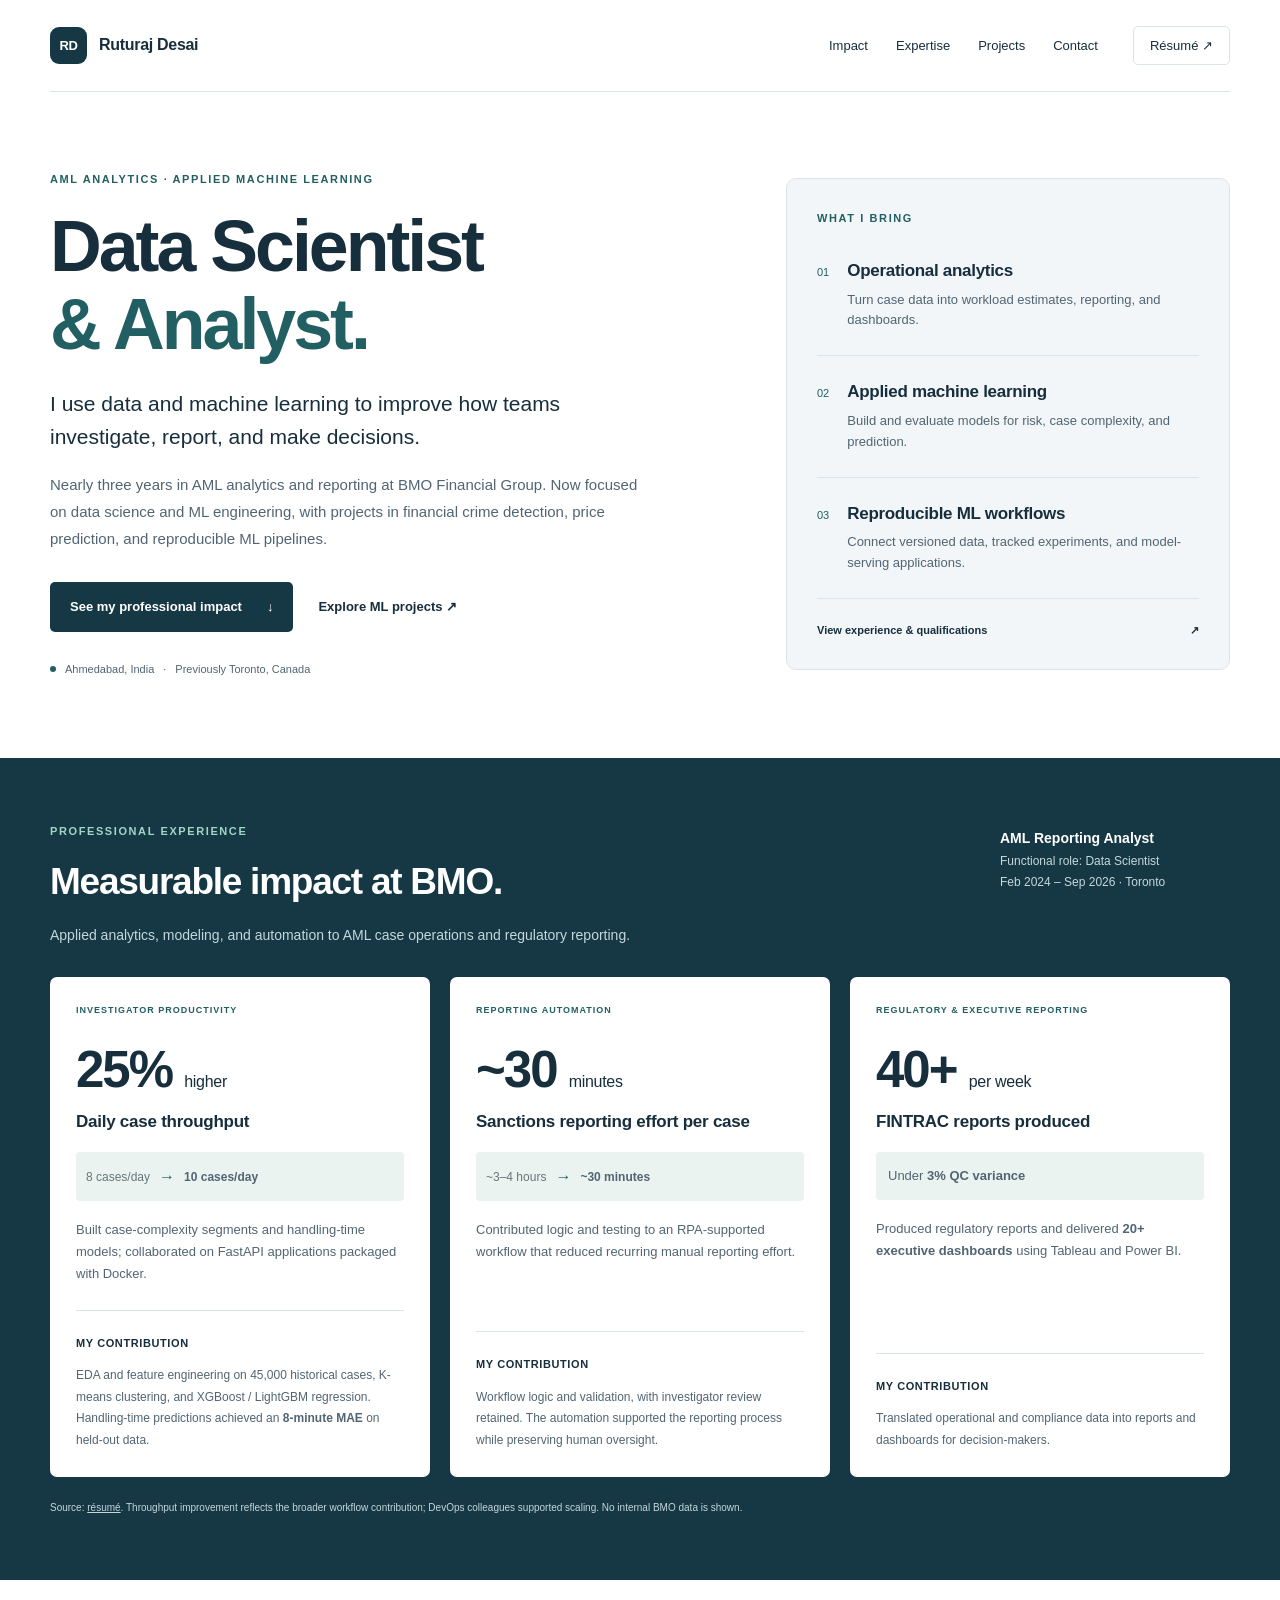
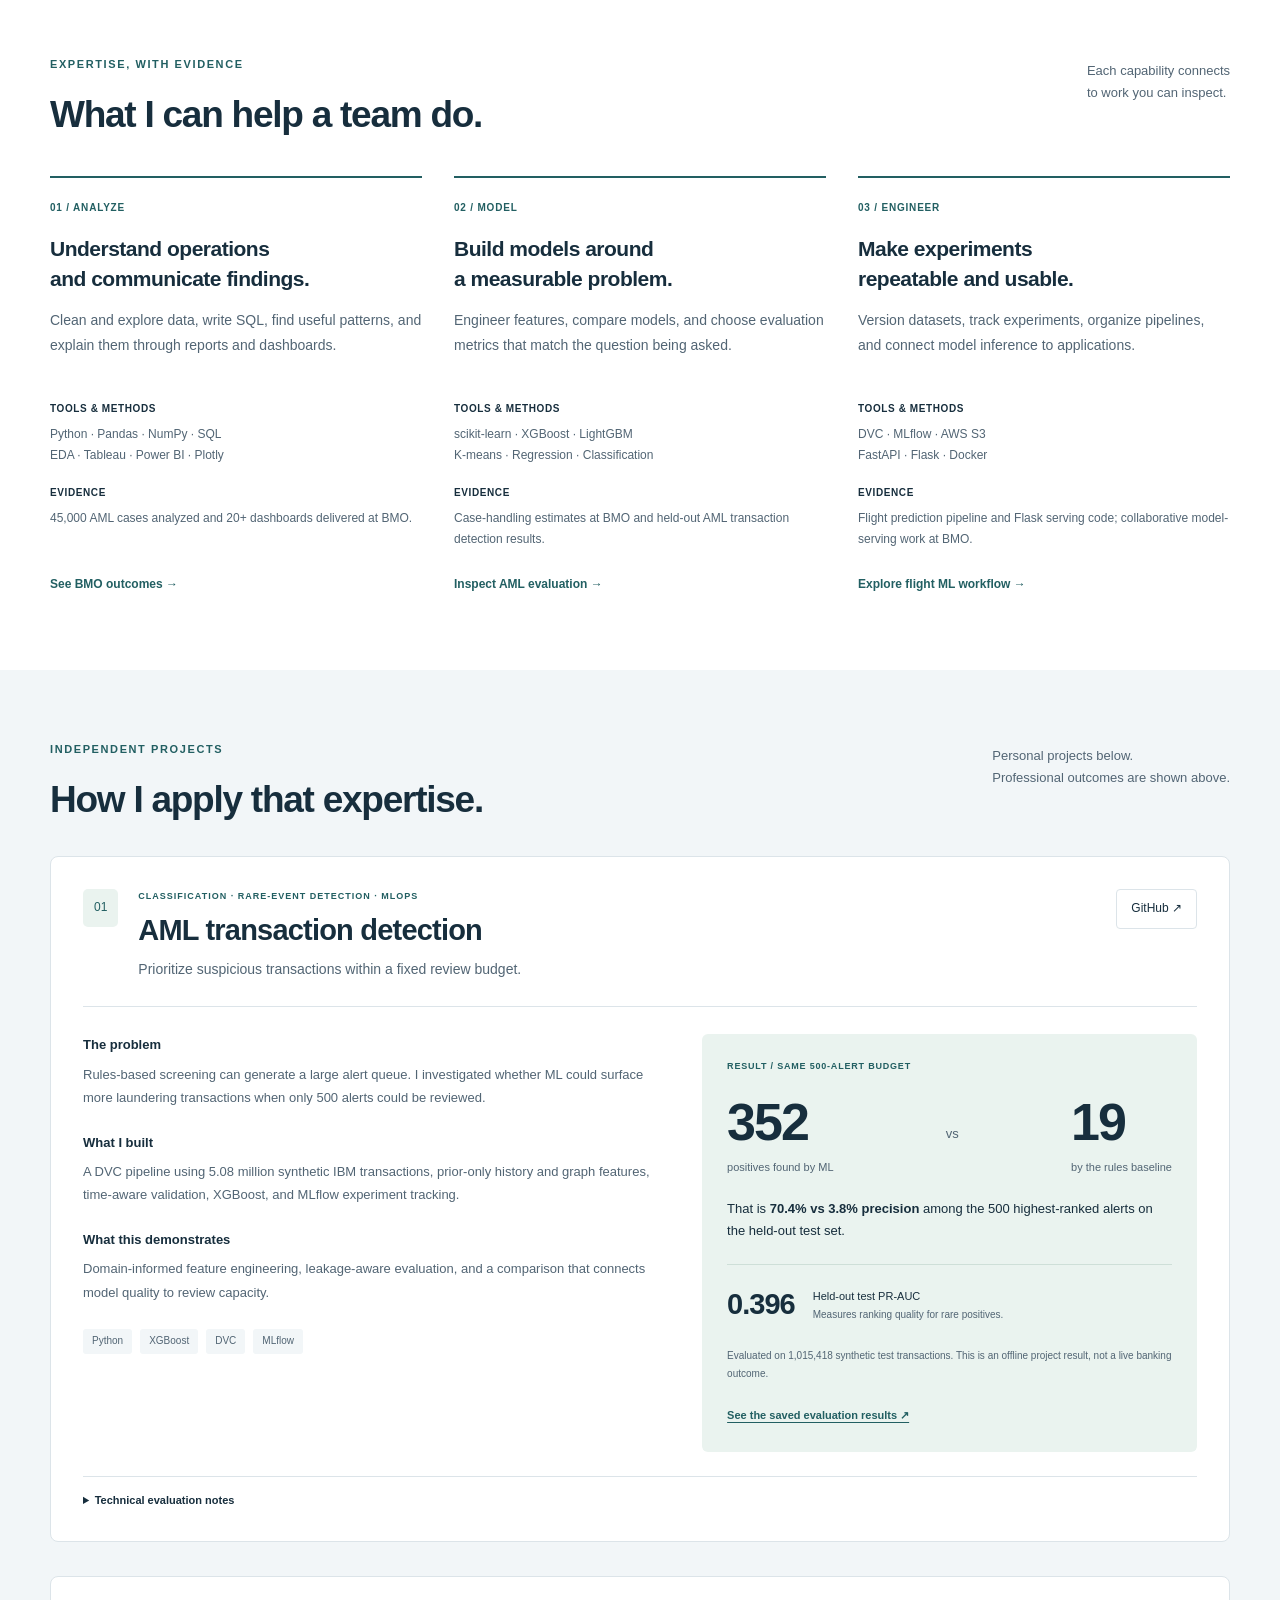
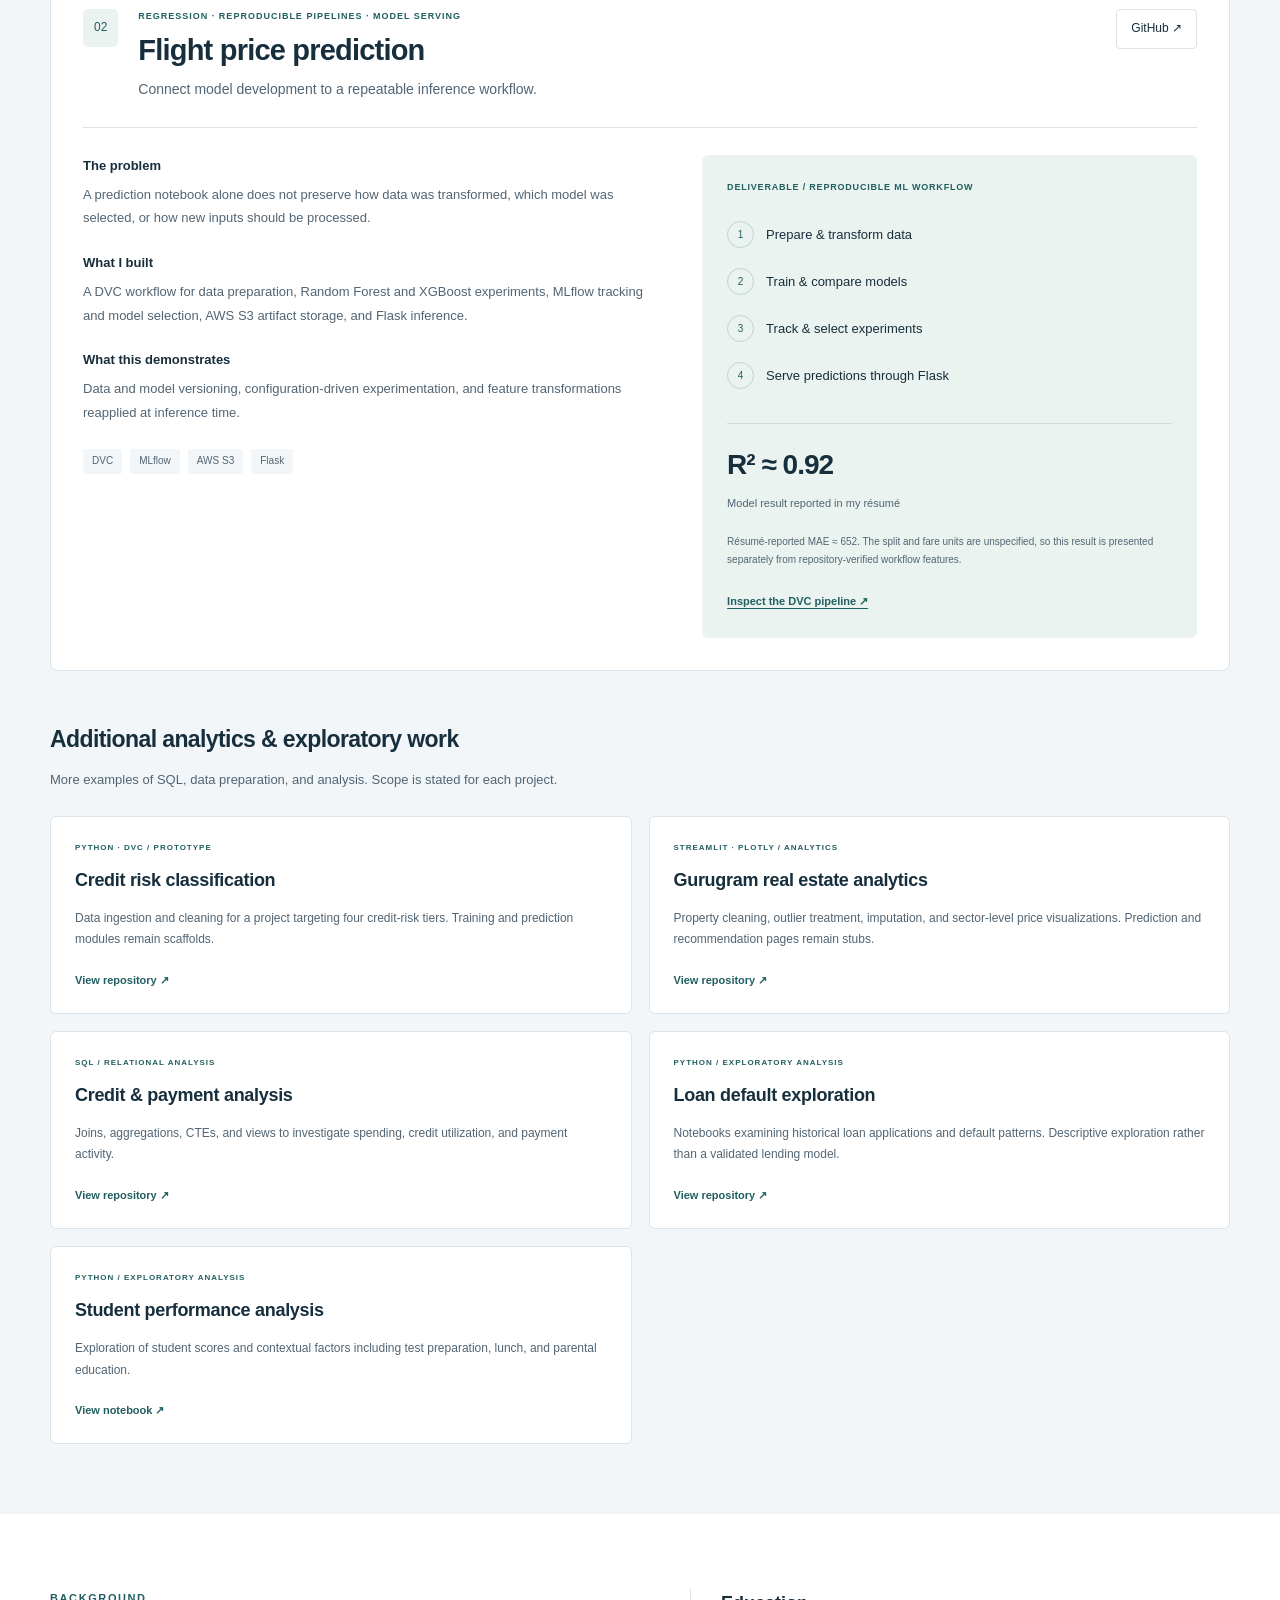
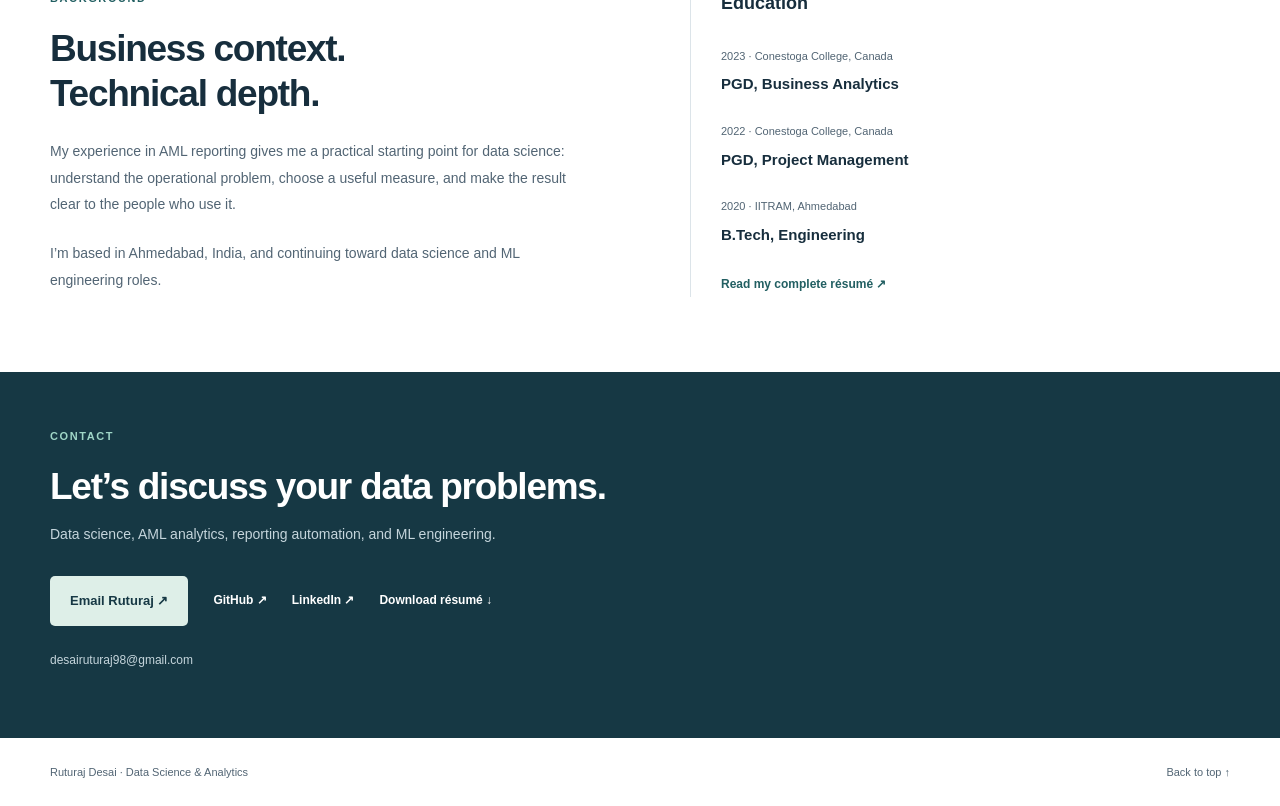
<file: index.html>
<!doctype html>
<html lang="en">
<head>
<meta charset="utf-8"><meta name="viewport" content="width=device-width,initial-scale=1">
<title>Ruturaj Desai — Data Scientist & Analyst</title>
<meta name="description" content="Ruturaj Desai: AML analytics and reporting experience at BMO, applied machine learning, and reproducible ML pipelines. Explore professional outcomes and project evidence.">
<meta name="theme-color" content="#f7f9fc"><link rel="stylesheet" href="style.css">
<link rel="icon" href="data:image/svg+xml,%3Csvg xmlns='http://www.w3.org/2000/svg' viewBox='0 0 64 64'%3E%3Crect width='64' height='64' rx='12' fill='%231d3940'/%3E%3Ctext x='11' y='43' fill='white' font-size='29' font-family='Arial'%3ERD%3C/text%3E%3C/svg%3E">
</head>
<body><a class="skip" href="#main">Skip to content</a>
<header class="header"><a class="brand" href="#"><span class="monogram">RD</span><span>Ruturaj Desai</span></a><nav aria-label="Main navigation"><a href="#impact">Impact</a><a href="#expertise">Expertise</a><a href="#projects">Projects</a><a href="#contact">Contact</a></nav><a class="resume-link" href="resume.pdf" target="_blank" rel="noopener">Résumé ↗</a></header>
<main id="main">
<section class="hero wrap" aria-labelledby="hero-title"><div class="hero-copy"><p class="eyebrow">AML ANALYTICS · APPLIED MACHINE LEARNING</p><h1 id="hero-title">Data Scientist<br><span>& Analyst.</span></h1><p class="hero-lead">I use data and machine learning to improve how teams investigate, report, and make decisions.</p><p class="hero-context">Nearly three years in AML analytics and reporting at BMO Financial Group. Now focused on data science and ML engineering, with projects in financial crime detection, price prediction, and reproducible ML pipelines.</p><div class="actions"><a class="button" href="#impact">See my professional impact <span>↓</span></a><a class="secondary" href="#projects">Explore ML projects ↗</a></div><div class="location"><span></span> Ahmedabad, India <i>·</i> Previously Toronto, Canada</div></div><aside class="profile-summary" aria-label="Expertise summary"><p class="eyebrow">WHAT I BRING</p><div><span class="summary-number">01</span><section><h2>Operational analytics</h2><p>Turn case data into workload estimates, reporting, and dashboards.</p></section></div><div><span class="summary-number">02</span><section><h2>Applied machine learning</h2><p>Build and evaluate models for risk, case complexity, and prediction.</p></section></div><div><span class="summary-number">03</span><section><h2>Reproducible ML workflows</h2><p>Connect versioned data, tracked experiments, and model-serving applications.</p></section></div><a href="resume.pdf" target="_blank" rel="noopener">View experience & qualifications <span>↗</span></a></aside></section>
<section id="impact" class="impact"><div class="wrap"><div class="section-top"><div><p class="eyebrow">PROFESSIONAL EXPERIENCE</p><h2>Measurable impact at BMO.</h2></div><div class="employment"><strong>AML Reporting Analyst</strong><span>Functional role: Data Scientist</span><span>Feb 2024 – Sep 2026 · Toronto</span></div></div><p class="section-intro">Applied analytics, modeling, and automation to AML case operations and regulatory reporting.</p><div class="impact-grid">
<article class="impact-card"><span class="card-label">INVESTIGATOR PRODUCTIVITY</span><div class="outcome">25% <span>higher</span></div><h3>Daily case throughput</h3><p class="before-after"><span>8 cases/day</span><b>→</b><strong>10 cases/day</strong></p><p>Built case-complexity segments and handling-time models; collaborated on FastAPI applications packaged with Docker.</p><div class="contribution"><b>My contribution</b><p>EDA and feature engineering on 45,000 historical cases, K-means clustering, and XGBoost / LightGBM regression. Handling-time predictions achieved an <strong>8-minute MAE</strong> on held-out data.</p></div></article>
<article class="impact-card"><span class="card-label">REPORTING AUTOMATION</span><div class="outcome">~30 <span>minutes</span></div><h3>Sanctions reporting effort per case</h3><p class="before-after"><span>~3–4 hours</span><b>→</b><strong>~30 minutes</strong></p><p>Contributed logic and testing to an RPA-supported workflow that reduced recurring manual reporting effort.</p><div class="contribution"><b>My contribution</b><p>Workflow logic and validation, with investigator review retained. The automation supported the reporting process while preserving human oversight.</p></div></article>
<article class="impact-card"><span class="card-label">REGULATORY & EXECUTIVE REPORTING</span><div class="outcome">40+ <span>per week</span></div><h3>FINTRAC reports produced</h3><p class="quality">Under <strong>3% QC variance</strong></p><p>Produced regulatory reports and delivered <strong>20+ executive dashboards</strong> using Tableau and Power BI.</p><div class="contribution"><b>My contribution</b><p>Translated operational and compliance data into reports and dashboards for decision-makers.</p></div></article>
</div><p class="source-note">Source: <a href="resume.pdf" target="_blank" rel="noopener">résumé</a>. Throughput improvement reflects the broader workflow contribution; DevOps colleagues supported scaling. No internal BMO data is shown.</p></div></section>
<section id="expertise" class="wrap expertise"><div class="section-top"><div><p class="eyebrow">EXPERTISE, WITH EVIDENCE</p><h2>What I can help a team do.</h2></div><p class="section-aside">Each capability connects<br>to work you can inspect.</p></div><div class="expertise-grid">
<article><span class="expertise-icon" aria-hidden="true">01 / ANALYZE</span><h3>Understand operations <br>and communicate findings.</h3><p>Clean and explore data, write SQL, find useful patterns, and explain them through reports and dashboards.</p><dl><dt>Tools & methods</dt><dd>Python · Pandas · NumPy · SQL<br>EDA · Tableau · Power BI · Plotly</dd><dt>Evidence</dt><dd>45,000 AML cases analyzed and 20+ dashboards delivered at BMO.</dd></dl><a href="#impact">See BMO outcomes →</a></article>
<article><span class="expertise-icon" aria-hidden="true">02 / MODEL</span><h3>Build models around <br>a measurable problem.</h3><p>Engineer features, compare models, and choose evaluation metrics that match the question being asked.</p><dl><dt>Tools & methods</dt><dd>scikit-learn · XGBoost · LightGBM<br>K-means · Regression · Classification</dd><dt>Evidence</dt><dd>Case-handling estimates at BMO and held-out AML transaction detection results.</dd></dl><a href="#aml-project">Inspect AML evaluation →</a></article>
<article><span class="expertise-icon" aria-hidden="true">03 / ENGINEER</span><h3>Make experiments <br>repeatable and usable.</h3><p>Version datasets, track experiments, organize pipelines, and connect model inference to applications.</p><dl><dt>Tools & methods</dt><dd>DVC · MLflow · AWS S3<br>FastAPI · Flask · Docker</dd><dt>Evidence</dt><dd>Flight prediction pipeline and Flask serving code; collaborative model-serving work at BMO.</dd></dl><a href="#flight-project">Explore flight ML workflow →</a></article>
</div></section>
<section id="projects" class="projects-section"><div class="wrap"><div class="section-top"><div><p class="eyebrow">INDEPENDENT PROJECTS</p><h2>How I apply that expertise.</h2></div><p class="section-aside">Personal projects below.<br>Professional outcomes are shown above.</p></div>
<article id="aml-project" class="case-study"><div class="case-heading"><span class="project-number">01</span><div><p class="card-label">CLASSIFICATION · RARE-EVENT DETECTION · MLOPS</p><h3>AML transaction detection</h3><p>Prioritize suspicious transactions within a fixed review budget.</p></div><a class="repo-link" href="https://github.com/Rutu-RD/aml-transaction-detection" target="_blank" rel="noopener noreferrer">GitHub ↗</a></div><div class="case-content"><div class="case-story"><div><h4>The problem</h4><p>Rules-based screening can generate a large alert queue. I investigated whether ML could surface more laundering transactions when only 500 alerts could be reviewed.</p></div><div><h4>What I built</h4><p>A DVC pipeline using 5.08 million synthetic IBM transactions, prior-only history and graph features, time-aware validation, XGBoost, and MLflow experiment tracking.</p></div><div><h4>What this demonstrates</h4><p>Domain-informed feature engineering, leakage-aware evaluation, and a comparison that connects model quality to review capacity.</p></div><div class="tags"><span>Python</span><span>XGBoost</span><span>DVC</span><span>MLflow</span></div></div><div class="results-panel"><p class="card-label">RESULT / SAME 500-ALERT BUDGET</p><div class="result-compare"><div><b>352</b><span>positives found by ML</span></div><span class="versus">vs</span><div><b>19</b><span>by the rules baseline</span></div></div><p class="result-explainer">That is <strong>70.4% vs 3.8% precision</strong> among the 500 highest-ranked alerts on the held-out test set.</p><div class="metric-line"><b>0.396</b><span>Held-out test PR-AUC<br><small>Measures ranking quality for rare positives.</small></span></div><p class="evaluation-note">Evaluated on 1,015,418 synthetic test transactions. This is an offline project result, not a live banking outcome.</p><a href="https://github.com/Rutu-RD/aml-transaction-detection/blob/main/reports/test_vs_baseline.csv" target="_blank" rel="noopener noreferrer">See the saved evaluation results ↗</a></div></div><details><summary>Technical evaluation notes</summary><p>The saved test report records PR-AUC 0.3963 and a 31.45× ratio to the recorded rules baseline PR-AUC. That ratio differs from the 18.53× catch ratio at 500 alerts. The repository README describes a different experiment; this page uses the saved evaluation artifacts that agree with the résumé. Models were inspected, not retrained for this portfolio.</p><a href="https://github.com/Rutu-RD/aml-transaction-detection/blob/main/reports/test_metrics.json" target="_blank" rel="noopener noreferrer">Saved test metrics ↗</a></details></article>
<article id="flight-project" class="case-study"><div class="case-heading"><span class="project-number">02</span><div><p class="card-label">REGRESSION · REPRODUCIBLE PIPELINES · MODEL SERVING</p><h3>Flight price prediction</h3><p>Connect model development to a repeatable inference workflow.</p></div><a class="repo-link" href="https://github.com/Rutu-RD/flight_prediction" target="_blank" rel="noopener noreferrer">GitHub ↗</a></div><div class="case-content"><div class="case-story"><div><h4>The problem</h4><p>A prediction notebook alone does not preserve how data was transformed, which model was selected, or how new inputs should be processed.</p></div><div><h4>What I built</h4><p>A DVC workflow for data preparation, Random Forest and XGBoost experiments, MLflow tracking and model selection, AWS S3 artifact storage, and Flask inference.</p></div><div><h4>What this demonstrates</h4><p>Data and model versioning, configuration-driven experimentation, and feature transformations reapplied at inference time.</p></div><div class="tags"><span>DVC</span><span>MLflow</span><span>AWS S3</span><span>Flask</span></div></div><div class="results-panel flight-panel"><p class="card-label">DELIVERABLE / REPRODUCIBLE ML WORKFLOW</p><ol class="pipeline"><li>Prepare & transform data</li><li>Train & compare models</li><li>Track & select experiments</li><li>Serve predictions through Flask</li></ol><div class="flight-metric"><b>R² ≈ 0.92</b><span>Model result reported in my résumé</span></div><p class="evaluation-note">Résumé-reported MAE ≈ 652. The split and fare units are unspecified, so this result is presented separately from repository-verified workflow features.</p><a href="https://github.com/Rutu-RD/flight_prediction/blob/main/dvc.yaml" target="_blank" rel="noopener noreferrer">Inspect the DVC pipeline ↗</a></div></div></article>
<div class="additional-heading"><h3>Additional analytics & exploratory work</h3><p>More examples of SQL, data preparation, and analysis. Scope is stated for each project.</p></div><div class="additional-projects">
<article><p class="card-label">PYTHON · DVC / PROTOTYPE</p><h4>Credit risk classification</h4><p>Data ingestion and cleaning for a project targeting four credit-risk tiers. Training and prediction modules remain scaffolds.</p><a href="https://github.com/Rutu-RD/credit_risk_modelling" target="_blank" rel="noopener noreferrer">View repository ↗</a></article>
<article><p class="card-label">STREAMLIT · PLOTLY / ANALYTICS</p><h4>Gurugram real estate analytics</h4><p>Property cleaning, outlier treatment, imputation, and sector-level price visualizations. Prediction and recommendation pages remain stubs.</p><a href="https://github.com/Rutu-RD/Real_Estate_Analytics" target="_blank" rel="noopener noreferrer">View repository ↗</a></article>
<article><p class="card-label">SQL / RELATIONAL ANALYSIS</p><h4>Credit & payment analysis</h4><p>Joins, aggregations, CTEs, and views to investigate spending, credit utilization, and payment activity.</p><a href="https://github.com/Rutu-RD/credit_default_sql" target="_blank" rel="noopener noreferrer">View repository ↗</a></article>
<article><p class="card-label">PYTHON / EXPLORATORY ANALYSIS</p><h4>Loan default exploration</h4><p>Notebooks examining historical loan applications and default patterns. Descriptive exploration rather than a validated lending model.</p><a href="https://github.com/Rutu-RD/loan_default" target="_blank" rel="noopener noreferrer">View repository ↗</a></article>
<article><p class="card-label">PYTHON / EXPLORATORY ANALYSIS</p><h4>Student performance analysis</h4><p>Exploration of student scores and contextual factors including test preparation, lunch, and parental education.</p><a href="https://github.com/Rutu-RD/ML-project/blob/main/notebook/eda.ipynb" target="_blank" rel="noopener noreferrer">View notebook ↗</a></article>
</div></div></section>
<section id="about" class="wrap about"><div><p class="eyebrow">BACKGROUND</p><h2>Business context.<br>Technical depth.</h2><p>My experience in AML reporting gives me a practical starting point for data science: understand the operational problem, choose a useful measure, and make the result clear to the people who use it.</p><p>I’m based in Ahmedabad, India, and continuing toward data science and ML engineering roles.</p></div><div class="education"><h3>Education</h3><div><span>2023 · Conestoga College, Canada</span><h4>PGD, Business Analytics</h4></div><div><span>2022 · Conestoga College, Canada</span><h4>PGD, Project Management</h4></div><div><span>2020 · IITRAM, Ahmedabad</span><h4>B.Tech, Engineering</h4></div><a href="resume.pdf" target="_blank" rel="noopener">Read my complete résumé ↗</a></div></section>
<section id="contact" class="contact"><div class="wrap"><p class="eyebrow">CONTACT</p><h2>Let’s discuss your data problems.</h2><p>Data science, AML analytics, reporting automation, and ML engineering.</p><div class="actions"><a class="button" href="mailto:desairuturaj98@gmail.com">Email Ruturaj ↗</a><a href="https://github.com/Rutu-RD" target="_blank" rel="noopener noreferrer">GitHub ↗</a><a href="https://linkedin.com/in/ruturaj-desai-604521191" target="_blank" rel="noopener noreferrer">LinkedIn ↗</a><a href="resume.pdf" download="Ruturaj_Desai_Resume.pdf">Download résumé ↓</a></div><p class="email-address">desairuturaj98@gmail.com</p></div></section>
</main><footer class="wrap"><span>Ruturaj Desai · Data Science & Analytics</span><a href="#">Back to top ↑</a></footer></body></html>
</file>
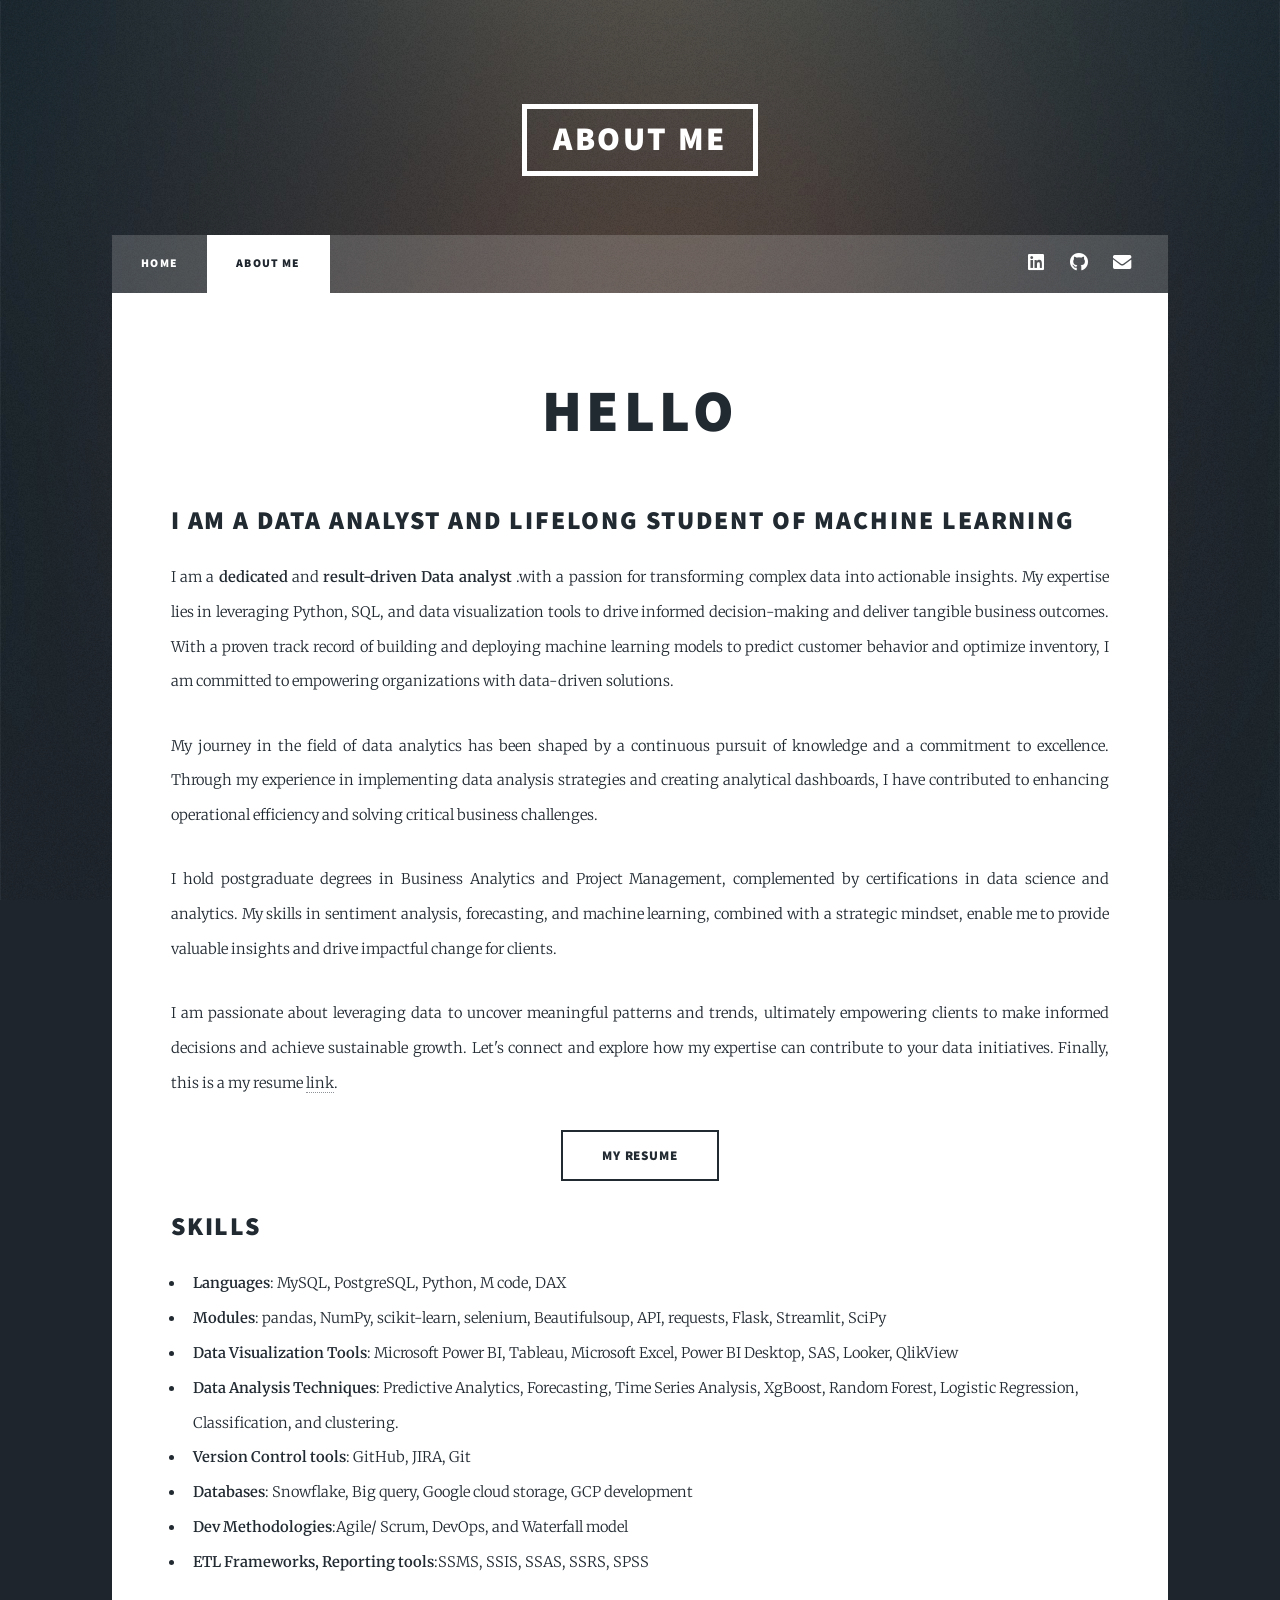
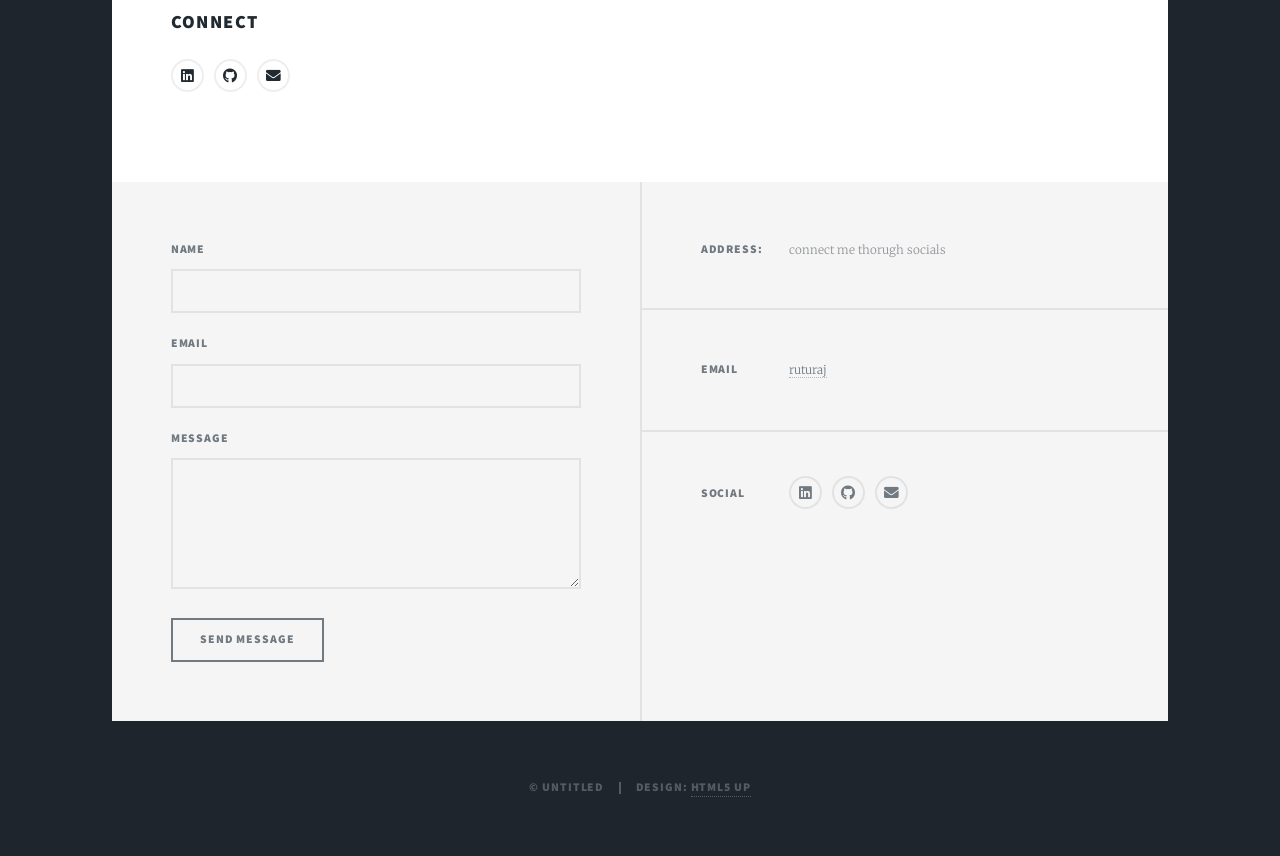
<file: elements.html>
<!DOCTYPE HTML>
<!--
	Massively by HTML5 UP
	html5up.net | @ajlkn
	Free for personal and commercial use under the CCA 3.0 license (html5up.net/license)
-->
<html>
	<head>
		<title>About Me</title>
		<meta charset="utf-8" />
		<meta name="viewport" content="width=device-width, initial-scale=1, user-scalable=no" />
		<link rel="stylesheet" href="assets/css/main.css" />
		<noscript><link rel="stylesheet" href="assets/css/noscript.css" /></noscript>
	</head>
	<body class="is-preload">

		<!-- Wrapper -->
			<div id="wrapper">

				<!-- Header -->
					<header id="header">
						<a href="index.html" class="logo">About Me</a>
					</header>

				<!-- Nav -->
					<nav id="nav">
						<ul class="links">
							<li><a href="index.html">Home</a></li>
							
							<li class="active"><a href="elements.html">About Me</a></li>
						</ul>
						<ul class="icons">
							<li><a href="https://www.linkedin.com/in/ruturaj-desai-604521191/" class="icon brands fa-linkedin"><span class="label">LinkedIn</span></a></li>
							<li><a href="https://github.com/Rutu-RD" class="icon brands fa-github"><span class="label">GitHub</span></a></li>
							<li><a href="mailto:ruturaj_1998@outlook.com" class="icon solid fa-envelope"><span class="label">Email</span></a></li>
						</ul>
					</nav>

				<!-- Main -->
					<div id="main">

						<!-- Post -->
							<section class="post">
								<header class="major">
									<h1>Hello
									</h1>
								</header>

								<!-- Text stuff -->
									<h2>I am a data analyst and lifelong student of machine learning</h2>
									<p>I am a  <b>dedicated</b> and <b>result-driven</b> <strong>Data analyst</strong> .with a passion for transforming complex data into actionable insights. My expertise lies in leveraging Python, SQL, and data visualization tools to drive informed decision-making and deliver tangible business outcomes. With a proven track record of building and deploying machine learning models to predict customer behavior and optimize inventory, I am committed to empowering organizations with data-driven solutions.
										 
									</p>
									<p>My journey in the field of data analytics has been shaped by a continuous pursuit of knowledge and a commitment to excellence. Through my experience in implementing data analysis strategies and creating analytical dashboards, I have contributed to enhancing operational efficiency and solving critical business challenges.</p>
									<p>I hold postgraduate degrees in Business Analytics and Project Management, complemented by certifications in data science and analytics. My skills in sentiment analysis, forecasting, and machine learning, combined with a strategic mindset, enable me to provide valuable insights and drive impactful change for clients.</p>
									<p>I am passionate about leveraging data to uncover meaningful patterns and trends, ultimately empowering clients to make informed decisions and achieve sustainable growth. Let's connect and explore how my expertise can contribute to your data initiatives.
										Finally, this is a my resume <a href="https://drive.google.com/file/d/1rCTPk32gqYYF_3oaF0YN9iVXemeyzPG8/view?usp=sharing">link</a>.
									</p>
									<ul class="actions special">
										<li><a href="https://drive.google.com/file/d/1rCTPk32gqYYF_3oaF0YN9iVXemeyzPG8/view?usp=sharing"class="button large">My Resume </a></li>
									</ul>
					

								<!-- Lists -->
									<h2>skills</h2>
									
										<div class="col-6 col-12-small">
											<ul>
												<li><b>Languages</b>: MySQL, PostgreSQL, Python, M code, DAX</li>
												<li><b>Modules</b>: pandas, NumPy, scikit-learn, selenium, Beautifulsoup, API, requests, Flask, Streamlit, SciPy</li>
												<li><b>Data  Visualization Tools</b>: Microsoft Power BI, Tableau, Microsoft Excel, Power BI Desktop, SAS, Looker, QlikView</li>
												<li><b>Data Analysis Techniques</b>: Predictive Analytics, Forecasting, Time Series Analysis, XgBoost, 
													Random Forest, Logistic Regression, Classification, and clustering.</li>
												<li><b>Version Control tools</b>:  GitHub, JIRA, Git</li>
												<li><b>Databases</b>:  Snowflake, Big query, Google cloud storage, GCP development</li>
												<li><b>Dev Methodologies</b>:Agile/ Scrum, DevOps, and Waterfall model</li>
												<li><b>ETL Frameworks, Reporting tools</b>:SSMS, SSIS, SSAS, SSRS, SPSS</li>
											</ul>

											
										</div>
										

											<h3>Connect</h3>
											
											<ul class="icons alt">
												<li><a href="https://www.linkedin.com/in/ruturaj-desai-604521191/" class="icon brands fa-linkedin"><span class="label">LinkedIn</span></a></li>
												<li><a href="https://github.com/Rutu-RD" class="icon brands fa-github"><span class="label">GitHub</span></a></li>
												<li><a href="mailto:ruturaj_1998@outlook.com" class="icon solid fa-envelope"><span class="label">Email</span></a></li>
											</ul>

										</div>
									
					</div>

				<!-- Footer -->
					<footer id="footer">
						<section>
							<form method="post" action="#">
								<div class="fields">
									<div class="field">
										<label for="name">Name</label>
										<input type="text" name="name" id="name" />
									</div>
									<div class="field">
										<label for="email">Email</label>
										<input type="text" name="email" id="email" />
									</div>
									<div class="field">
										<label for="message">Message</label>
										<textarea name="message" id="message" rows="3"></textarea>
									</div>
								</div>
								<ul class="actions">
									<li><input type="submit" value="Send Message" /></li>
								</ul>
							</form>
						</section>
						<section class="split contact">
							<section class="alt">
								<h3>Address:</h3>
								<p> connect me thorugh socials<br />
								</p>
							</section>
							
							<section>
								<h3>Email</h3>
								<p><a href="mailto:ruturaj_1998@outlook.com">ruturaj</a></p>
							</section>
							<section>
								<h3>Social</h3>
								<ul class="icons alt">
									<li><a href="https://www.linkedin.com/in/ruturaj-desai-604521191/" class="icon brands fa-linkedin"><span class="label">LinkedIn</span></a></li>
									<li><a href="https://github.com/Rutu-RD" class="icon brands fa-github"><span class="label">GitHub</span></a></li>
									<li><a href="mailto:ruturaj_1998@outlook.com" class="icon solid fa-envelope"><span class="label">Email</span></a></li>
								</ul>
							</section>
						</section>
					</footer>

				<!-- Copyright -->
					<div id="copyright">
						<ul><li>&copy; Untitled</li><li>Design: <a href="https://html5up.net">HTML5 UP</a></li></ul>
					</div>

			</div>

		<!-- Scripts -->
			<script src="assets/js/jquery.min.js"></script>
			<script src="assets/js/jquery.scrollex.min.js"></script>
			<script src="assets/js/jquery.scrolly.min.js"></script>
			<script src="assets/js/browser.min.js"></script>
			<script src="assets/js/breakpoints.min.js"></script>
			<script src="assets/js/util.js"></script>
			<script src="assets/js/main.js"></script>

	</body>
</html>
</file>
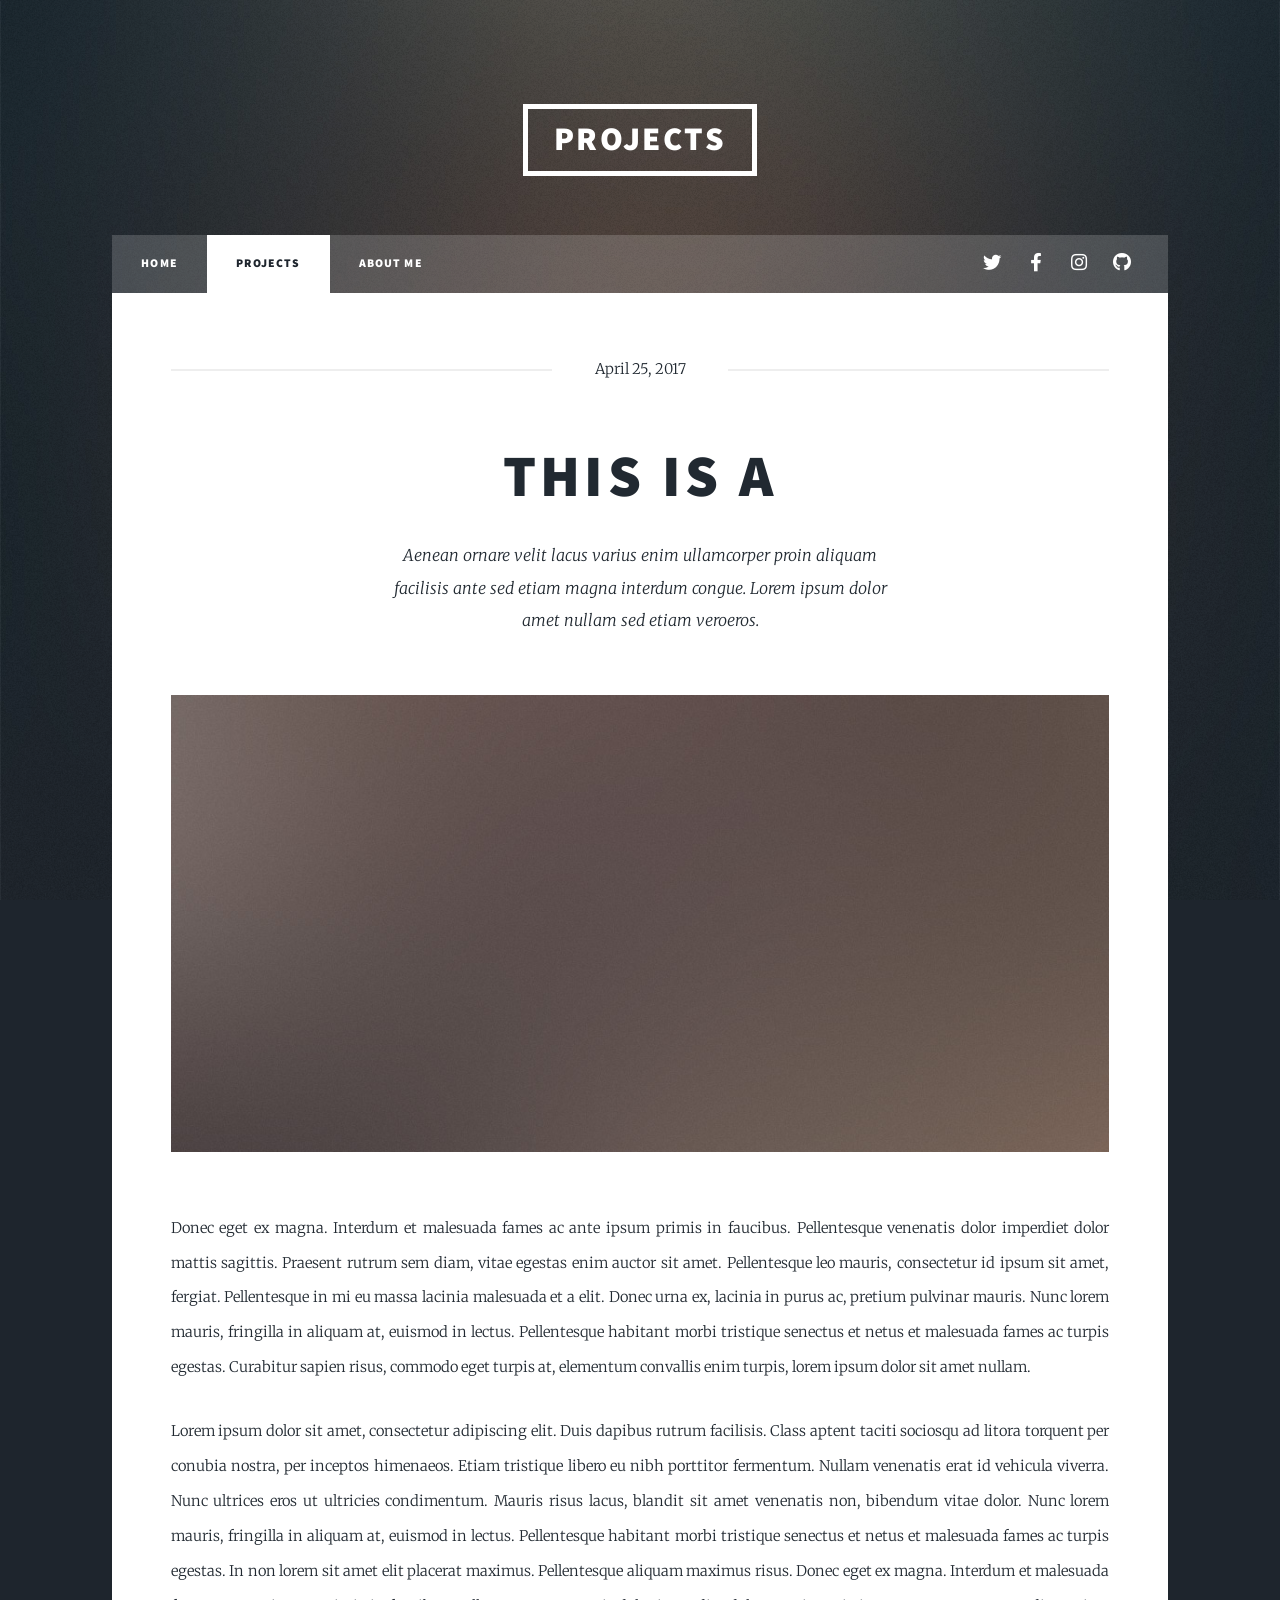
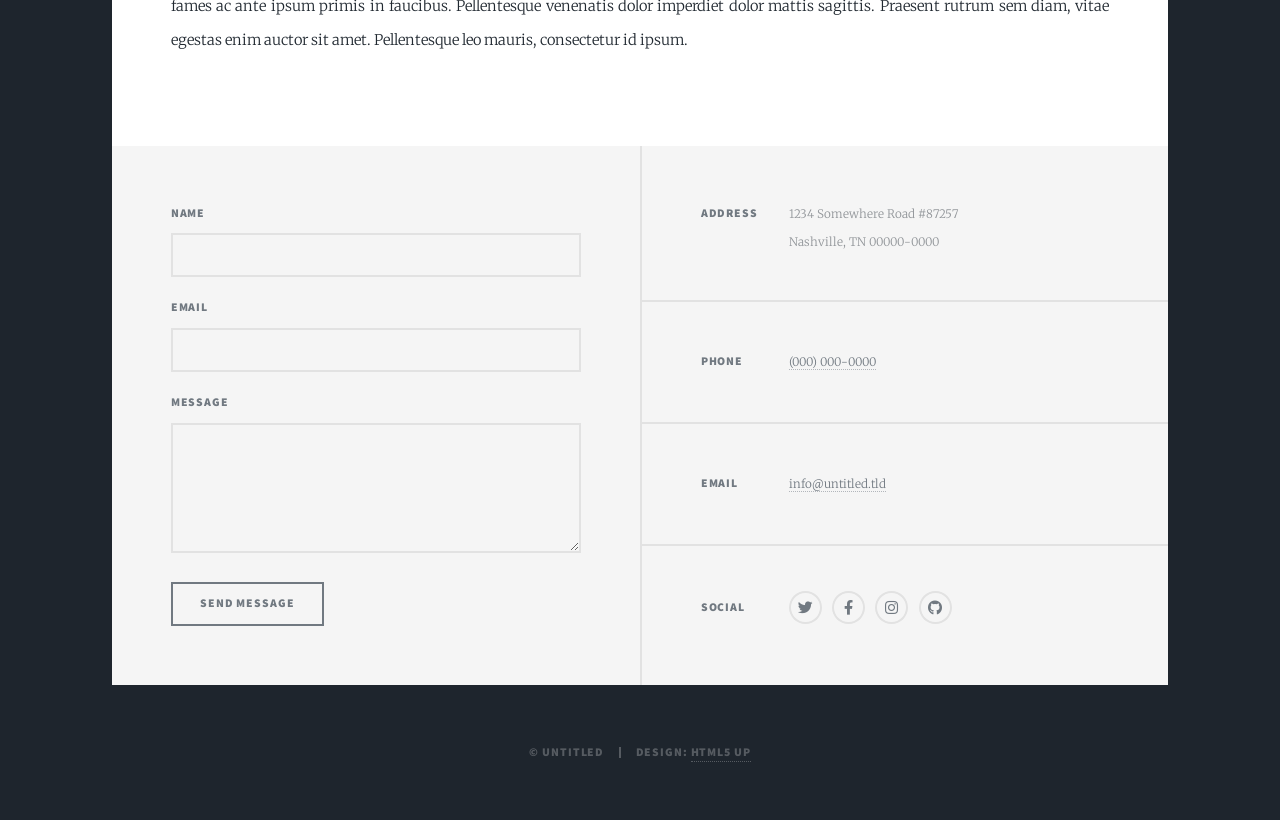
<file: generic.html>
<!DOCTYPE HTML>
<!--
	Massively by HTML5 UP
	html5up.net | @ajlkn
	Free for personal and commercial use under the CCA 3.0 license (html5up.net/license)
-->
<html>
	<head>
		<title>Generic Page - Massively by HTML5 UP</title>
		<meta charset="utf-8" />
		<meta name="viewport" content="width=device-width, initial-scale=1, user-scalable=no" />
		<link rel="stylesheet" href="assets/css/main.css" />
		<noscript><link rel="stylesheet" href="assets/css/noscript.css" /></noscript>
	</head>
	<body class="is-preload">

		<!-- Wrapper -->
			<div id="wrapper">

				<!-- Header -->
					<header id="header">
						<a href="index.html" class="logo">Projects</a>
					</header>

				<!-- Nav -->
					<nav id="nav">
						<ul class="links">
							<li><a href="index.html">Home</a></li>
							<li class="active"><a href="generic.html">Projects</a></li>
							<li><a href="elements.html">About Me</a></li>
						</ul>
						<ul class="icons">
							<li><a href="#" class="icon brands fa-twitter"><span class="label">Twitter</span></a></li>
							<li><a href="#" class="icon brands fa-facebook-f"><span class="label">Facebook</span></a></li>
							<li><a href="#" class="icon brands fa-instagram"><span class="label">Instagram</span></a></li>
							<li><a href="#" class="icon brands fa-github"><span class="label">GitHub</span></a></li>
						</ul>
					</nav>

				<!-- Main -->
					<div id="main">

						<!-- Post -->
							<section class="post">
								<header class="major">
									<span class="date">April 25, 2017</span>
									<h1>This is a<br />
									</h1>
									<p>Aenean ornare velit lacus varius enim ullamcorper proin aliquam<br />
									facilisis ante sed etiam magna interdum congue. Lorem ipsum dolor<br />
									amet nullam sed etiam veroeros.</p>
								</header>
								<div class="image main"><img src="images/pic01.jpg" alt="" /></div>
								<p>Donec eget ex magna. Interdum et malesuada fames ac ante ipsum primis in faucibus. Pellentesque venenatis dolor imperdiet dolor mattis sagittis. Praesent rutrum sem diam, vitae egestas enim auctor sit amet. Pellentesque leo mauris, consectetur id ipsum sit amet, fergiat. Pellentesque in mi eu massa lacinia malesuada et a elit. Donec urna ex, lacinia in purus ac, pretium pulvinar mauris. Nunc lorem mauris, fringilla in aliquam at, euismod in lectus. Pellentesque habitant morbi tristique senectus et netus et malesuada fames ac turpis egestas. Curabitur sapien risus, commodo eget turpis at, elementum convallis enim turpis, lorem ipsum dolor sit amet nullam.</p>
								<p>Lorem ipsum dolor sit amet, consectetur adipiscing elit. Duis dapibus rutrum facilisis. Class aptent taciti sociosqu ad litora torquent per conubia nostra, per inceptos himenaeos. Etiam tristique libero eu nibh porttitor fermentum. Nullam venenatis erat id vehicula viverra. Nunc ultrices eros ut ultricies condimentum. Mauris risus lacus, blandit sit amet venenatis non, bibendum vitae dolor. Nunc lorem mauris, fringilla in aliquam at, euismod in lectus. Pellentesque habitant morbi tristique senectus et netus et malesuada fames ac turpis egestas. In non lorem sit amet elit placerat maximus. Pellentesque aliquam maximus risus. Donec eget ex magna. Interdum et malesuada fames ac ante ipsum primis in faucibus. Pellentesque venenatis dolor imperdiet dolor mattis sagittis. Praesent rutrum sem diam, vitae egestas enim auctor sit amet. Pellentesque leo mauris, consectetur id ipsum.</p>
							</section>

					</div>

				<!-- Footer -->
					<footer id="footer">
						<section>
							<form method="post" action="#">
								<div class="fields">
									<div class="field">
										<label for="name">Name</label>
										<input type="text" name="name" id="name" />
									</div>
									<div class="field">
										<label for="email">Email</label>
										<input type="text" name="email" id="email" />
									</div>
									<div class="field">
										<label for="message">Message</label>
										<textarea name="message" id="message" rows="3"></textarea>
									</div>
								</div>
								<ul class="actions">
									<li><input type="submit" value="Send Message" /></li>
								</ul>
							</form>
						</section>
						<section class="split contact">
							<section class="alt">
								<h3>Address</h3>
								<p>1234 Somewhere Road #87257<br />
								Nashville, TN 00000-0000</p>
							</section>
							<section>
								<h3>Phone</h3>
								<p><a href="#">(000) 000-0000</a></p>
							</section>
							<section>
								<h3>Email</h3>
								<p><a href="#">info@untitled.tld</a></p>
							</section>
							<section>
								<h3>Social</h3>
								<ul class="icons alt">
									<li><a href="#" class="icon brands alt fa-twitter"><span class="label">Twitter</span></a></li>
									<li><a href="#" class="icon brands alt fa-facebook-f"><span class="label">Facebook</span></a></li>
									<li><a href="#" class="icon brands alt fa-instagram"><span class="label">Instagram</span></a></li>
									<li><a href="#" class="icon brands alt fa-github"><span class="label">GitHub</span></a></li>
								</ul>
							</section>
						</section>
					</footer>

				<!-- Copyright -->
					<div id="copyright">
						<ul><li>&copy; Untitled</li><li>Design: <a href="https://html5up.net">HTML5 UP</a></li></ul>
					</div>

			</div>

		<!-- Scripts -->
			<script src="assets/js/jquery.min.js"></script>
			<script src="assets/js/jquery.scrollex.min.js"></script>
			<script src="assets/js/jquery.scrolly.min.js"></script>
			<script src="assets/js/browser.min.js"></script>
			<script src="assets/js/breakpoints.min.js"></script>
			<script src="assets/js/util.js"></script>
			<script src="assets/js/main.js"></script>

	</body>
</html>
</file>
<file: style.css>
:root{--ink:#172e3d;--muted:#526574;--accent:#225f62;--border:#dce4e9;--paper:#fff;--soft:#f2f6f8;--mint:#eaf3ef;--navy:#163844}*{box-sizing:border-box}html{scroll-behavior:auto;scroll-padding-top:25px}body{margin:0;background:var(--paper);color:var(--ink);font:16px/1.65 -apple-system,BlinkMacSystemFont,"Segoe UI",Arial,sans-serif}a{color:inherit;text-decoration:none}a:hover{color:var(--accent)}a:focus-visible,summary:focus-visible{outline:3px solid #318f95;outline-offset:5px}.wrap,.header{width:min(1180px,calc(100% - 96px));margin-inline:auto}.header{height:92px;display:flex;align-items:center;gap:35px;border-bottom:1px solid var(--border)}.brand{display:flex;align-items:center;gap:12px;font-size:16px;font-weight:700;letter-spacing:-.3px}.monogram{display:grid;place-items:center;background:var(--navy);color:#fff;border-radius:9px;width:37px;height:37px;font-size:13px}nav{display:flex;gap:28px;margin-left:auto;font-size:13px;font-weight:500}.resume-link{font-size:13px;border:1px solid var(--border);padding:8px 16px;border-radius:5px}.hero{display:grid;grid-template-columns:1.5fr 1fr;gap:70px;padding-block:78px 80px;align-items:center}.eyebrow{font-size:11px;font-weight:700;letter-spacing:1.6px;color:var(--accent);margin:0 0 20px}.hero h1{font-size:clamp(48px,5.6vw,76px);line-height:1.08;letter-spacing:-3px;margin:0 0 25px;font-weight:650}.hero h1 span{color:var(--accent)}.hero-lead{font-size:21px;line-height:1.55;max-width:600px;margin:0 0 18px}.hero-context{font-size:15px;line-height:1.8;color:var(--muted);max-width:590px}.actions{display:flex;align-items:center;gap:25px;flex-wrap:wrap;margin-top:30px;font-size:13px;font-weight:600}.button{padding:14px 20px;background:var(--navy);color:white!important;border-radius:5px;display:inline-flex;gap:25px;align-items:center}.button:hover{background:var(--accent)}.secondary{padding-block:9px}.location{display:flex;align-items:center;flex-wrap:wrap;gap:9px;font-size:11px;color:var(--muted);margin-top:28px}.location>span{height:6px;width:6px;background:var(--accent);border-radius:50%}.location i{font-style:normal}.profile-summary{background:var(--soft);border:1px solid var(--border);border-radius:10px;padding:30px}.profile-summary>.eyebrow{margin-bottom:8px}.profile-summary>div{display:flex;gap:18px;padding:24px 0;border-bottom:1px solid var(--border)}.summary-number{font-size:11px;color:var(--accent);margin-top:4px}.profile-summary h2{font-size:17px;line-height:1.4;letter-spacing:-.3px;margin:0 0 7px;font-weight:650}.profile-summary p:not(.eyebrow){font-size:13px;line-height:1.6;color:var(--muted);margin:0}.profile-summary>a{font-size:11px;display:flex;justify-content:space-between;padding-top:22px;font-weight:600}.impact{background:var(--navy);color:#fff;padding:64px 0}.impact .eyebrow{color:#9fd6c7}.section-top{display:flex;align-items:start;justify-content:space-between;gap:35px}.section-top h2,.about h2,.contact h2{font-size:37px;letter-spacing:-1.25px;line-height:1.2;margin:0;font-weight:650}.employment{display:flex;flex-direction:column;font-size:12px;line-height:1.8;min-width:230px;padding-top:4px}.employment span{color:#c4d7dc}.employment strong{font-size:14px}.section-intro{font-size:14px;color:#c4d7dc;margin:20px 0 30px}.impact-grid{display:grid;grid-template-columns:repeat(3,1fr);gap:20px}.impact-card{background:#fff;color:var(--ink);padding:26px;border-radius:7px;display:flex;flex-direction:column}.card-label{font-size:9px;font-weight:700;letter-spacing:1px;color:var(--accent);display:block;margin:0 0 17px}.outcome{font-size:51px;line-height:1.2;letter-spacing:-2px;font-weight:650;margin:4px 0 10px}.outcome span{font-size:16px;letter-spacing:-.3px;font-weight:500}.impact-card h3{font-size:17px;line-height:1.4;letter-spacing:-.25px;margin:0 0 18px;font-weight:650}.before-after{display:flex;align-items:center;gap:9px;background:var(--mint);border-radius:4px;padding:11px 10px;font-size:12px!important;margin:0 0 18px!important}.before-after>span{color:#66767c}.before-after>b{color:var(--accent);font-size:16px}.before-after strong{font-weight:650}.quality{background:var(--mint);padding:13px 12px;margin:0 0 18px!important;border-radius:4px}.impact-card>p{color:var(--muted);font-size:13px;line-height:1.7;margin:0 0 24px}.contribution{border-top:1px solid var(--border);padding-top:18px;margin-top:auto}.contribution>b{font-size:11px;text-transform:uppercase;letter-spacing:.6px}.contribution p{font-size:12px;color:var(--muted);line-height:1.8;margin:10px 0 0}.source-note{font-size:10px;color:#c5d5dc;max-width:900px;margin:22px 0 0;line-height:1.7}.source-note a{text-decoration:underline}.expertise{padding-block:75px}.section-aside{font-size:13px;line-height:1.7;color:var(--muted);margin:5px 0 0}.expertise-grid{display:grid;grid-template-columns:repeat(3,1fr);gap:32px;margin-top:38px}.expertise-grid article{border-top:2px solid var(--accent);padding-top:22px;display:flex;flex-direction:column}.expertise-icon{font-size:10px;color:var(--accent);font-weight:700;letter-spacing:.8px}.expertise-grid h3{font-size:21px;line-height:1.4;letter-spacing:-.5px;margin:18px 0 15px}.expertise-grid p{font-size:14px;line-height:1.8;color:var(--muted);margin:0}.expertise-grid dl{font-size:12px;line-height:1.8;margin:24px 0}.expertise-grid dt{font-size:10px;font-weight:700;text-transform:uppercase;letter-spacing:.6px;margin-top:17px;color:var(--ink)}.expertise-grid dd{color:var(--muted);margin:6px 0 0}.expertise-grid a{font-size:12px;color:var(--accent);font-weight:650;margin-top:auto}.projects-section{background:var(--soft);padding-block:70px}.case-study{margin-top:34px;background:#fff;border:1px solid var(--border);border-radius:8px;padding:32px;scroll-margin-top:30px}.case-heading{display:flex;gap:20px;align-items:start;padding-bottom:25px;border-bottom:1px solid var(--border)}.project-number{font-size:12px;background:var(--mint);color:var(--accent);border-radius:5px;padding:9px 11px}.case-heading .card-label{margin-bottom:8px}.case-heading h3{font-size:29px;line-height:1.25;letter-spacing:-.8px;margin:0 0 10px}.case-heading p:not(.card-label){margin:0;color:var(--muted);font-size:14px}.repo-link{font-size:12px;margin-left:auto;border:1px solid var(--border);border-radius:4px;padding:9px 14px;white-space:nowrap}.case-content{display:grid;grid-template-columns:1.15fr 1fr;gap:50px;padding-top:27px}.case-story>div:not(.tags){margin-bottom:22px}.case-story h4{font-size:13px;margin:0 0 7px}.case-story p{font-size:13px;color:var(--muted);margin:0;line-height:1.8}.tags{display:flex;gap:8px;flex-wrap:wrap;margin-top:25px}.tags span{background:var(--soft);color:var(--muted);padding:4px 9px;font-size:10px;border-radius:3px}.results-panel{background:var(--mint);padding:25px;border-radius:6px;align-self:start}.results-panel .card-label{font-size:9px;letter-spacing:.8px}.result-compare{display:flex;align-items:center;justify-content:space-between;gap:15px}.result-compare b{font-size:52px;letter-spacing:-2px;font-weight:650;line-height:1.2}.result-compare span:not(.versus){display:block;font-size:11px;color:var(--muted);margin-top:4px}.result-compare .versus{font-size:13px;color:var(--muted)}.result-explainer{font-size:13px;color:var(--ink);line-height:1.7;margin:22px 0}.metric-line{display:flex;align-items:center;gap:18px;border-top:1px solid #cedfd8;padding-top:16px}.metric-line>b{font-size:29px;letter-spacing:-1px}.metric-line>span{font-size:11px}.metric-line small{font-size:10px;color:var(--muted)}.evaluation-note{font-size:10px;line-height:1.8;color:var(--muted);margin:18px 0}.results-panel>a,details>a{font-size:11px;font-weight:650;color:var(--accent);text-decoration:underline;text-underline-offset:3px}.case-study details{font-size:11px;color:var(--muted);margin-top:24px;border-top:1px solid var(--border);padding-top:14px}.case-study summary{cursor:pointer;font-weight:600;color:var(--ink)}details p{line-height:1.8}.pipeline{list-style:none;padding:0;counter-reset:pipeline;margin:10px 0 24px}.pipeline li{counter-increment:pipeline;font-size:13px;display:flex;align-items:center;gap:12px;padding:10px 0}.pipeline li::before{content:counter(pipeline);display:grid;place-items:center;border:1px solid #bfd2cb;border-radius:50%;width:25px;height:25px;font-size:10px;color:var(--accent)}.flight-metric{border-top:1px solid #cedfd8;padding-top:18px}.flight-metric b{font-size:28px;display:block;letter-spacing:-1px}.flight-metric span{font-size:11px;color:var(--muted)}.additional-heading{margin:50px 0 25px}.additional-heading h3{font-size:23px;letter-spacing:-.6px;margin:0 0 10px}.additional-heading p{font-size:13px;color:var(--muted);margin:0}.additional-projects{display:grid;grid-template-columns:repeat(2,1fr);gap:17px}.additional-projects article{padding:24px;background:white;border:1px solid var(--border);border-radius:6px;display:flex;flex-direction:column}.additional-projects .card-label{font-size:8px;margin-bottom:12px}.additional-projects h4{font-size:18px;letter-spacing:-.3px;margin:0 0 12px}.additional-projects p:not(.card-label){font-size:12px;color:var(--muted);line-height:1.8;margin:0 0 20px}.additional-projects a{font-size:11px;color:var(--accent);font-weight:650;margin-top:auto}.about{padding-block:75px;display:grid;grid-template-columns:1fr 1fr;gap:100px}.about p:not(.eyebrow){font-size:14px;line-height:1.9;color:var(--muted);max-width:540px;margin:22px 0 0}.education{padding-left:30px;border-left:1px solid var(--border)}.education h3{font-size:18px;margin:0 0 23px}.education>div{margin:20px 0}.education span{font-size:11px;color:var(--muted)}.education h4{font-size:15px;margin:4px 0 0;font-weight:600}.education>a{font-size:12px;color:var(--accent);display:inline-block;margin-top:8px;font-weight:650}.contact{background:var(--navy);color:white;padding:55px 0}.contact .eyebrow{color:#9fd6c7}.contact>div>p:not(.eyebrow){font-size:14px;color:#c5d5dc}.contact .button{background:#deefe8;color:var(--navy)!important}.contact .actions>a:not(.button){color:#fff;font-size:12px}.contact .email-address{font-size:12px!important;margin-top:25px;overflow-wrap:anywhere}footer{padding-block:25px;display:flex;justify-content:space-between;gap:20px;color:var(--muted);font-size:11px}.skip{position:fixed;left:20px;top:-100px;z-index:10;padding:10px;background:#fff}.skip:focus{top:10px}
@media(min-width:1500px){.hero{padding-block:95px}.hero h1{font-size:78px}}
@media(max-width:1000px){.wrap,.header{width:calc(100% - 56px)}.hero{gap:35px;grid-template-columns:1.25fr 1fr}.hero h1{font-size:58px}.hero-lead{font-size:19px}.profile-summary{padding:24px}.impact-grid{gap:14px}.impact-card{padding:22px}.outcome{font-size:44px}.outcome span{font-size:14px}.before-after{font-size:10px!important;gap:7px;padding-inline:7px}.expertise-grid{gap:25px}.case-content{gap:28px}.about{gap:50px}.case-study{padding:26px}.section-top h2,.about h2,.contact h2{font-size:33px}}
@media(max-width:760px){.header{height:auto;min-height:100px;padding-block:18px;gap:18px;flex-wrap:wrap}.brand{font-size:15px}.resume-link{margin-left:auto;font-size:12px}nav{order:3;flex-basis:100%;gap:25px;margin:0;font-size:12px}.hero{grid-template-columns:1fr;padding-block:46px;gap:32px}.hero h1{font-size:57px;letter-spacing:-2px}.hero-lead{font-size:20px}.hero-context{font-size:14px}.profile-summary{padding:24px}.profile-summary>div{padding:17px 0}.profile-summary h2{font-size:16px}.profile-summary p:not(.eyebrow){font-size:13px}.section-top{display:block}.employment{margin-top:22px}.section-aside{margin-top:20px}.impact{padding-block:44px}.impact-grid{grid-template-columns:1fr;gap:18px}.impact-card{padding:25px}.outcome{font-size:48px}.before-after{font-size:13px!important;gap:16px;padding:12px}.expertise{padding-block:48px}.expertise-grid{grid-template-columns:1fr;gap:35px;margin-top:30px}.expertise-grid h3 br{display:none}.expertise-grid h3{font-size:21px}.expertise-grid dl{margin:10px 0 22px}.expertise-grid p{font-size:14px}.projects-section{padding-block:45px}.case-heading{flex-wrap:wrap;gap:14px}.case-heading>div{flex-basis:calc(100% - 65px)}.case-heading h3{font-size:24px}.case-heading p:not(.card-label){font-size:13px}.case-heading .card-label{font-size:8px;letter-spacing:.6px}.repo-link{margin-left:55px;padding:7px 13px}.case-content{grid-template-columns:1fr;gap:25px}.case-study{padding:22px;margin-top:25px}.case-story p{font-size:13px}.results-panel{padding:22px}.result-compare b{font-size:48px}.additional-projects{grid-template-columns:1fr}.additional-heading h3{font-size:22px}.about{grid-template-columns:1fr;gap:32px;padding-block:48px}.education{border-left:0;border-top:1px solid var(--border);padding:28px 0 0}.section-top h2,.about h2,.contact h2{font-size:30px;letter-spacing:-.8px}.contact{padding-block:42px}footer{font-size:10px;flex-wrap:wrap}.eyebrow{font-size:9px;letter-spacing:1.1px}.actions{gap:20px}.location{font-size:10px;line-height:1.8}}
@media(max-width:380px){.wrap,.header{width:calc(100% - 36px)}.hero h1{font-size:50px}.brand{font-size:14px}.resume-link{padding:7px 12px}.case-study{padding:18px}.result-compare{gap:9px}.result-compare b{font-size:43px}.result-compare span:not(.versus){font-size:10px}}
@media(prefers-reduced-motion:reduce){html{scroll-behavior:auto}}
</file>
<file: assets/css/main.css>
@import url(fontawesome-all.min.css);
@import url("https://fonts.googleapis.com/css?family=Merriweather:300,700,300italic,700italic|Source+Sans+Pro:900");

/*
	Massively by HTML5 UP
	html5up.net | @ajlkn
	Free for personal and commercial use under the CCA 3.0 license (html5up.net/license)
*/

html, body, div, span, applet, object,
iframe, h1, h2, h3, h4, h5, h6, p, blockquote,
pre, a, abbr, acronym, address, big, cite,
code, del, dfn, em, img, ins, kbd, q, s, samp,
small, strike, strong, sub, sup, tt, var, b,
u, i, center, dl, dt, dd, ol, ul, li, fieldset,
form, label, legend, table, caption, tbody,
tfoot, thead, tr, th, td, article, aside,
canvas, details, embed, figure, figcaption,
footer, header, hgroup, menu, nav, output, ruby,
section, summary, time, mark, audio, video {
	margin: 0;
	padding: 0;
	border: 0;
	font-size: 100%;
	font: inherit;
	vertical-align: baseline;}

article, aside, details, figcaption, figure,
footer, header, hgroup, menu, nav, section {
	display: block;}

body {
	line-height: 1;
}

ol, ul {
	list-style: none;
}

blockquote, q {
	quotes: none;
}

	blockquote:before, blockquote:after, q:before, q:after {
		content: '';
		content: none;
	}

table {
	border-collapse: collapse;
	border-spacing: 0;
}

body {
	-webkit-text-size-adjust: none;
}

mark {
	background-color: transparent;
	color: inherit;
}

input::-moz-focus-inner {
	border: 0;
	padding: 0;
}

input, select, textarea {
	-moz-appearance: none;
	-webkit-appearance: none;
	-ms-appearance: none;
	appearance: none;
}

/* Basic */

	@-ms-viewport {
		width: device-width;
	}

	body {
		-ms-overflow-style: scrollbar;
	}

	@media screen and (max-width: 480px) {

		html, body {
			min-width: 320px;
		}

	}

	html {
		box-sizing: border-box;
	}

	*, *:before, *:after {
		box-sizing: inherit;
	}

	body {
		background-color: #1e252d;
	}

		body.is-preload *, body.is-preload *:before, body.is-preload *:after {
			-moz-animation: none !important;
			-webkit-animation: none !important;
			-ms-animation: none !important;
			animation: none !important;
			-moz-transition: none !important;
			-webkit-transition: none !important;
			-ms-transition: none !important;
			transition: none !important;
		}

/* Type */

	html {
		font-size: 16pt;
	}

		@media screen and (max-width: 1680px) {

			html {
				font-size: 12pt;
			}

		}

		@media screen and (max-width: 1280px) {

			html {
				font-size: 11pt;
			}

		}

		@media screen and (max-width: 360px) {

			html {
				font-size: 10pt;
			}

		}

	body {
		color: #212931;
	}

	body, input, select, textarea {
		font-family: "Merriweather", Georgia, serif;
		font-weight: 300;
		font-size: 1rem;
		line-height: 2.375;
	}

	a {
		-moz-transition: color 0.2s ease-in-out, background-color 0.2s ease-in-out, border-color 0.2s ease-in-out, box-shadow 0.2s ease-in-out;
		-webkit-transition: color 0.2s ease-in-out, background-color 0.2s ease-in-out, border-color 0.2s ease-in-out, box-shadow 0.2s ease-in-out;
		-ms-transition: color 0.2s ease-in-out, background-color 0.2s ease-in-out, border-color 0.2s ease-in-out, box-shadow 0.2s ease-in-out;
		transition: color 0.2s ease-in-out, background-color 0.2s ease-in-out, border-color 0.2s ease-in-out, box-shadow 0.2s ease-in-out;
		border-bottom: dotted 1px;
		text-decoration: none;
	}

		a:hover {
			border-bottom-color: transparent;
		}

	strong, b {
		font-weight: 600;
	}

	em, i {
		font-style: italic;
	}

	p {
		text-align: justify;
		margin: 0 0 2rem 0;
	}

	h1, h2, h3, h4, h5, h6 {
		font-family: "Source Sans Pro", Helvetica, sans-serif;
		font-weight: 900;
		line-height: 1.5;
		letter-spacing: 0.075em;
		text-transform: uppercase;
		margin: 0 0 1rem 0;
	}

		h1 a, h2 a, h3 a, h4 a, h5 a, h6 a {
			border-bottom: 0;
			color: inherit;
			text-decoration: none;
		}

	h1 {
		font-size: 4rem;
		line-height: 1.1;
		margin: 0 0 2rem 0;
	}

	h2 {
		font-size: 1.75rem;
		line-height: 1.3;
		margin: 0 0 1.5rem 0;
	}

	h3 {
		font-size: 1.25rem;
		margin: 0 0 1.5rem 0;
	}

	h4 {
		font-size: 1rem;
	}

	h5 {
		font-size: 0.9rem;
	}

	h6 {
		font-size: 0.8rem;
	}

	sub {
		font-size: 0.8rem;
		position: relative;
		top: 0.5rem;
	}

	sup {
		font-size: 0.8rem;
		position: relative;
		top: -0.5rem;
	}

	blockquote {
		border-left: solid 4px;
		font-style: italic;
		margin: 0 0 2rem 0;
		padding: 0.5rem 0 0.5rem 2rem;
	}

	code {
		border: solid 2px;
		font-family: "Courier New", monospace;
		font-size: 0.9rem;
		margin: 0 0.25rem;
		padding: 0.25rem 0.65rem;
	}

	pre {
		-webkit-overflow-scrolling: touch;
		font-family: "Courier New", monospace;
		font-size: 0.9rem;
		margin: 0 0 2rem 0;
	}

		pre code {
			display: block;
			line-height: 1.75;
			padding: 1rem 1.5rem;
			overflow-x: auto;
		}

	hr {
		border: 0;
		border-bottom: solid 2px;
		margin: 3rem 0;
	}

		hr.major {
			margin: 5rem 0;
		}

	.align-left {
		text-align: left;
	}

	.align-center {
		text-align: center;
	}

	.align-right {
		text-align: right;
	}

	input, select, textarea {
		color: #212931;
	}

	a {
		color: #212931;
		border-bottom-color: rgba(33, 41, 49, 0.5);
	}

		a:hover {
			border-bottom-color: transparent;
			color: #18bfef !important;
		}

	strong, b {
		color: #212931;
	}

	h1, h2, h3, h4, h5, h6 {
		color: #212931;
	}

	blockquote {
		border-left-color: #eeeeee;
	}

	code {
		background: rgba(220, 220, 220, 0.25);
		border-color: #eeeeee;
	}

	hr {
		border-bottom-color: #eeeeee;
	}

/* Row */

	.row {
		display: flex;
		flex-wrap: wrap;
		box-sizing: border-box;
		align-items: stretch;
	}

		.row > * {
			box-sizing: border-box;
		}

		.row.gtr-uniform > * > :last-child {
			margin-bottom: 0;
		}

		.row.aln-left {
			justify-content: flex-start;
		}

		.row.aln-center {
			justify-content: center;
		}

		.row.aln-right {
			justify-content: flex-end;
		}

		.row.aln-top {
			align-items: flex-start;
		}

		.row.aln-middle {
			align-items: center;
		}

		.row.aln-bottom {
			align-items: flex-end;
		}

		.row > .imp {
			order: -1;
		}

		.row > .col-1 {
			width: 8.33333%;
		}

		.row > .off-1 {
			margin-left: 8.33333%;
		}

		.row > .col-2 {
			width: 16.66667%;
		}

		.row > .off-2 {
			margin-left: 16.66667%;
		}

		.row > .col-3 {
			width: 25%;
		}

		.row > .off-3 {
			margin-left: 25%;
		}

		.row > .col-4 {
			width: 33.33333%;
		}

		.row > .off-4 {
			margin-left: 33.33333%;
		}

		.row > .col-5 {
			width: 41.66667%;
		}

		.row > .off-5 {
			margin-left: 41.66667%;
		}

		.row > .col-6 {
			width: 50%;
		}

		.row > .off-6 {
			margin-left: 50%;
		}

		.row > .col-7 {
			width: 58.33333%;
		}

		.row > .off-7 {
			margin-left: 58.33333%;
		}

		.row > .col-8 {
			width: 66.66667%;
		}

		.row > .off-8 {
			margin-left: 66.66667%;
		}

		.row > .col-9 {
			width: 75%;
		}

		.row > .off-9 {
			margin-left: 75%;
		}

		.row > .col-10 {
			width: 83.33333%;
		}

		.row > .off-10 {
			margin-left: 83.33333%;
		}

		.row > .col-11 {
			width: 91.66667%;
		}

		.row > .off-11 {
			margin-left: 91.66667%;
		}

		.row > .col-12 {
			width: 100%;
		}

		.row > .off-12 {
			margin-left: 100%;
		}

		.row.gtr-0 {
			margin-top: 0;
			margin-left: 0rem;
		}

			.row.gtr-0 > * {
				padding: 0 0 0 0rem;
			}

			.row.gtr-0.gtr-uniform {
				margin-top: 0rem;
			}

				.row.gtr-0.gtr-uniform > * {
					padding-top: 0rem;
				}

		.row.gtr-25 {
			margin-top: 0;
			margin-left: -0.375rem;
		}

			.row.gtr-25 > * {
				padding: 0 0 0 0.375rem;
			}

			.row.gtr-25.gtr-uniform {
				margin-top: -0.375rem;
			}

				.row.gtr-25.gtr-uniform > * {
					padding-top: 0.375rem;
				}

		.row.gtr-50 {
			margin-top: 0;
			margin-left: -0.75rem;
		}

			.row.gtr-50 > * {
				padding: 0 0 0 0.75rem;
			}

			.row.gtr-50.gtr-uniform {
				margin-top: -0.75rem;
			}

				.row.gtr-50.gtr-uniform > * {
					padding-top: 0.75rem;
				}

		.row {
			margin-top: 0;
			margin-left: -1.5rem;
		}

			.row > * {
				padding: 0 0 0 1.5rem;
			}

			.row.gtr-uniform {
				margin-top: -1.5rem;
			}

				.row.gtr-uniform > * {
					padding-top: 1.5rem;
				}

		.row.gtr-150 {
			margin-top: 0;
			margin-left: -2.25rem;
		}

			.row.gtr-150 > * {
				padding: 0 0 0 2.25rem;
			}

			.row.gtr-150.gtr-uniform {
				margin-top: -2.25rem;
			}

				.row.gtr-150.gtr-uniform > * {
					padding-top: 2.25rem;
				}

		.row.gtr-200 {
			margin-top: 0;
			margin-left: -3rem;
		}

			.row.gtr-200 > * {
				padding: 0 0 0 3rem;
			}

			.row.gtr-200.gtr-uniform {
				margin-top: -3rem;
			}

				.row.gtr-200.gtr-uniform > * {
					padding-top: 3rem;
				}

		@media screen and (max-width: 1680px) {

			.row {
				display: flex;
				flex-wrap: wrap;
				box-sizing: border-box;
				align-items: stretch;
			}

				.row > * {
					box-sizing: border-box;
				}

				.row.gtr-uniform > * > :last-child {
					margin-bottom: 0;
				}

				.row.aln-left {
					justify-content: flex-start;
				}

				.row.aln-center {
					justify-content: center;
				}

				.row.aln-right {
					justify-content: flex-end;
				}

				.row.aln-top {
					align-items: flex-start;
				}

				.row.aln-middle {
					align-items: center;
				}

				.row.aln-bottom {
					align-items: flex-end;
				}

				.row > .imp-xlarge {
					order: -1;
				}

				.row > .col-1-xlarge {
					width: 8.33333%;
				}

				.row > .off-1-xlarge {
					margin-left: 8.33333%;
				}

				.row > .col-2-xlarge {
					width: 16.66667%;
				}

				.row > .off-2-xlarge {
					margin-left: 16.66667%;
				}

				.row > .col-3-xlarge {
					width: 25%;
				}

				.row > .off-3-xlarge {
					margin-left: 25%;
				}

				.row > .col-4-xlarge {
					width: 33.33333%;
				}

				.row > .off-4-xlarge {
					margin-left: 33.33333%;
				}

				.row > .col-5-xlarge {
					width: 41.66667%;
				}

				.row > .off-5-xlarge {
					margin-left: 41.66667%;
				}

				.row > .col-6-xlarge {
					width: 50%;
				}

				.row > .off-6-xlarge {
					margin-left: 50%;
				}

				.row > .col-7-xlarge {
					width: 58.33333%;
				}

				.row > .off-7-xlarge {
					margin-left: 58.33333%;
				}

				.row > .col-8-xlarge {
					width: 66.66667%;
				}

				.row > .off-8-xlarge {
					margin-left: 66.66667%;
				}

				.row > .col-9-xlarge {
					width: 75%;
				}

				.row > .off-9-xlarge {
					margin-left: 75%;
				}

				.row > .col-10-xlarge {
					width: 83.33333%;
				}

				.row > .off-10-xlarge {
					margin-left: 83.33333%;
				}

				.row > .col-11-xlarge {
					width: 91.66667%;
				}

				.row > .off-11-xlarge {
					margin-left: 91.66667%;
				}

				.row > .col-12-xlarge {
					width: 100%;
				}

				.row > .off-12-xlarge {
					margin-left: 100%;
				}

				.row.gtr-0 {
					margin-top: 0;
					margin-left: 0rem;
				}

					.row.gtr-0 > * {
						padding: 0 0 0 0rem;
					}

					.row.gtr-0.gtr-uniform {
						margin-top: 0rem;
					}

						.row.gtr-0.gtr-uniform > * {
							padding-top: 0rem;
						}

				.row.gtr-25 {
					margin-top: 0;
					margin-left: -0.375rem;
				}

					.row.gtr-25 > * {
						padding: 0 0 0 0.375rem;
					}

					.row.gtr-25.gtr-uniform {
						margin-top: -0.375rem;
					}

						.row.gtr-25.gtr-uniform > * {
							padding-top: 0.375rem;
						}

				.row.gtr-50 {
					margin-top: 0;
					margin-left: -0.75rem;
				}

					.row.gtr-50 > * {
						padding: 0 0 0 0.75rem;
					}

					.row.gtr-50.gtr-uniform {
						margin-top: -0.75rem;
					}

						.row.gtr-50.gtr-uniform > * {
							padding-top: 0.75rem;
						}

				.row {
					margin-top: 0;
					margin-left: -1.5rem;
				}

					.row > * {
						padding: 0 0 0 1.5rem;
					}

					.row.gtr-uniform {
						margin-top: -1.5rem;
					}

						.row.gtr-uniform > * {
							padding-top: 1.5rem;
						}

				.row.gtr-150 {
					margin-top: 0;
					margin-left: -2.25rem;
				}

					.row.gtr-150 > * {
						padding: 0 0 0 2.25rem;
					}

					.row.gtr-150.gtr-uniform {
						margin-top: -2.25rem;
					}

						.row.gtr-150.gtr-uniform > * {
							padding-top: 2.25rem;
						}

				.row.gtr-200 {
					margin-top: 0;
					margin-left: -3rem;
				}

					.row.gtr-200 > * {
						padding: 0 0 0 3rem;
					}

					.row.gtr-200.gtr-uniform {
						margin-top: -3rem;
					}

						.row.gtr-200.gtr-uniform > * {
							padding-top: 3rem;
						}

		}

		@media screen and (max-width: 1280px) {

			.row {
				display: flex;
				flex-wrap: wrap;
				box-sizing: border-box;
				align-items: stretch;
			}

				.row > * {
					box-sizing: border-box;
				}

				.row.gtr-uniform > * > :last-child {
					margin-bottom: 0;
				}

				.row.aln-left {
					justify-content: flex-start;
				}

				.row.aln-center {
					justify-content: center;
				}

				.row.aln-right {
					justify-content: flex-end;
				}

				.row.aln-top {
					align-items: flex-start;
				}

				.row.aln-middle {
					align-items: center;
				}

				.row.aln-bottom {
					align-items: flex-end;
				}

				.row > .imp-large {
					order: -1;
				}

				.row > .col-1-large {
					width: 8.33333%;
				}

				.row > .off-1-large {
					margin-left: 8.33333%;
				}

				.row > .col-2-large {
					width: 16.66667%;
				}

				.row > .off-2-large {
					margin-left: 16.66667%;
				}

				.row > .col-3-large {
					width: 25%;
				}

				.row > .off-3-large {
					margin-left: 25%;
				}

				.row > .col-4-large {
					width: 33.33333%;
				}

				.row > .off-4-large {
					margin-left: 33.33333%;
				}

				.row > .col-5-large {
					width: 41.66667%;
				}

				.row > .off-5-large {
					margin-left: 41.66667%;
				}

				.row > .col-6-large {
					width: 50%;
				}

				.row > .off-6-large {
					margin-left: 50%;
				}

				.row > .col-7-large {
					width: 58.33333%;
				}

				.row > .off-7-large {
					margin-left: 58.33333%;
				}

				.row > .col-8-large {
					width: 66.66667%;
				}

				.row > .off-8-large {
					margin-left: 66.66667%;
				}

				.row > .col-9-large {
					width: 75%;
				}

				.row > .off-9-large {
					margin-left: 75%;
				}

				.row > .col-10-large {
					width: 83.33333%;
				}

				.row > .off-10-large {
					margin-left: 83.33333%;
				}

				.row > .col-11-large {
					width: 91.66667%;
				}

				.row > .off-11-large {
					margin-left: 91.66667%;
				}

				.row > .col-12-large {
					width: 100%;
				}

				.row > .off-12-large {
					margin-left: 100%;
				}

				.row.gtr-0 {
					margin-top: 0;
					margin-left: 0rem;
				}

					.row.gtr-0 > * {
						padding: 0 0 0 0rem;
					}

					.row.gtr-0.gtr-uniform {
						margin-top: 0rem;
					}

						.row.gtr-0.gtr-uniform > * {
							padding-top: 0rem;
						}

				.row.gtr-25 {
					margin-top: 0;
					margin-left: -0.375rem;
				}

					.row.gtr-25 > * {
						padding: 0 0 0 0.375rem;
					}

					.row.gtr-25.gtr-uniform {
						margin-top: -0.375rem;
					}

						.row.gtr-25.gtr-uniform > * {
							padding-top: 0.375rem;
						}

				.row.gtr-50 {
					margin-top: 0;
					margin-left: -0.75rem;
				}

					.row.gtr-50 > * {
						padding: 0 0 0 0.75rem;
					}

					.row.gtr-50.gtr-uniform {
						margin-top: -0.75rem;
					}

						.row.gtr-50.gtr-uniform > * {
							padding-top: 0.75rem;
						}

				.row {
					margin-top: 0;
					margin-left: -1.5rem;
				}

					.row > * {
						padding: 0 0 0 1.5rem;
					}

					.row.gtr-uniform {
						margin-top: -1.5rem;
					}

						.row.gtr-uniform > * {
							padding-top: 1.5rem;
						}

				.row.gtr-150 {
					margin-top: 0;
					margin-left: -2.25rem;
				}

					.row.gtr-150 > * {
						padding: 0 0 0 2.25rem;
					}

					.row.gtr-150.gtr-uniform {
						margin-top: -2.25rem;
					}

						.row.gtr-150.gtr-uniform > * {
							padding-top: 2.25rem;
						}

				.row.gtr-200 {
					margin-top: 0;
					margin-left: -3rem;
				}

					.row.gtr-200 > * {
						padding: 0 0 0 3rem;
					}

					.row.gtr-200.gtr-uniform {
						margin-top: -3rem;
					}

						.row.gtr-200.gtr-uniform > * {
							padding-top: 3rem;
						}

		}

		@media screen and (max-width: 980px) {

			.row {
				display: flex;
				flex-wrap: wrap;
				box-sizing: border-box;
				align-items: stretch;
			}

				.row > * {
					box-sizing: border-box;
				}

				.row.gtr-uniform > * > :last-child {
					margin-bottom: 0;
				}

				.row.aln-left {
					justify-content: flex-start;
				}

				.row.aln-center {
					justify-content: center;
				}

				.row.aln-right {
					justify-content: flex-end;
				}

				.row.aln-top {
					align-items: flex-start;
				}

				.row.aln-middle {
					align-items: center;
				}

				.row.aln-bottom {
					align-items: flex-end;
				}

				.row > .imp-medium {
					order: -1;
				}

				.row > .col-1-medium {
					width: 8.33333%;
				}

				.row > .off-1-medium {
					margin-left: 8.33333%;
				}

				.row > .col-2-medium {
					width: 16.66667%;
				}

				.row > .off-2-medium {
					margin-left: 16.66667%;
				}

				.row > .col-3-medium {
					width: 25%;
				}

				.row > .off-3-medium {
					margin-left: 25%;
				}

				.row > .col-4-medium {
					width: 33.33333%;
				}

				.row > .off-4-medium {
					margin-left: 33.33333%;
				}

				.row > .col-5-medium {
					width: 41.66667%;
				}

				.row > .off-5-medium {
					margin-left: 41.66667%;
				}

				.row > .col-6-medium {
					width: 50%;
				}

				.row > .off-6-medium {
					margin-left: 50%;
				}

				.row > .col-7-medium {
					width: 58.33333%;
				}

				.row > .off-7-medium {
					margin-left: 58.33333%;
				}

				.row > .col-8-medium {
					width: 66.66667%;
				}

				.row > .off-8-medium {
					margin-left: 66.66667%;
				}

				.row > .col-9-medium {
					width: 75%;
				}

				.row > .off-9-medium {
					margin-left: 75%;
				}

				.row > .col-10-medium {
					width: 83.33333%;
				}

				.row > .off-10-medium {
					margin-left: 83.33333%;
				}

				.row > .col-11-medium {
					width: 91.66667%;
				}

				.row > .off-11-medium {
					margin-left: 91.66667%;
				}

				.row > .col-12-medium {
					width: 100%;
				}

				.row > .off-12-medium {
					margin-left: 100%;
				}

				.row.gtr-0 {
					margin-top: 0;
					margin-left: 0rem;
				}

					.row.gtr-0 > * {
						padding: 0 0 0 0rem;
					}

					.row.gtr-0.gtr-uniform {
						margin-top: 0rem;
					}

						.row.gtr-0.gtr-uniform > * {
							padding-top: 0rem;
						}

				.row.gtr-25 {
					margin-top: 0;
					margin-left: -0.375rem;
				}

					.row.gtr-25 > * {
						padding: 0 0 0 0.375rem;
					}

					.row.gtr-25.gtr-uniform {
						margin-top: -0.375rem;
					}

						.row.gtr-25.gtr-uniform > * {
							padding-top: 0.375rem;
						}

				.row.gtr-50 {
					margin-top: 0;
					margin-left: -0.75rem;
				}

					.row.gtr-50 > * {
						padding: 0 0 0 0.75rem;
					}

					.row.gtr-50.gtr-uniform {
						margin-top: -0.75rem;
					}

						.row.gtr-50.gtr-uniform > * {
							padding-top: 0.75rem;
						}

				.row {
					margin-top: 0;
					margin-left: -1.5rem;
				}

					.row > * {
						padding: 0 0 0 1.5rem;
					}

					.row.gtr-uniform {
						margin-top: -1.5rem;
					}

						.row.gtr-uniform > * {
							padding-top: 1.5rem;
						}

				.row.gtr-150 {
					margin-top: 0;
					margin-left: -2.25rem;
				}

					.row.gtr-150 > * {
						padding: 0 0 0 2.25rem;
					}

					.row.gtr-150.gtr-uniform {
						margin-top: -2.25rem;
					}

						.row.gtr-150.gtr-uniform > * {
							padding-top: 2.25rem;
						}

				.row.gtr-200 {
					margin-top: 0;
					margin-left: -3rem;
				}

					.row.gtr-200 > * {
						padding: 0 0 0 3rem;
					}

					.row.gtr-200.gtr-uniform {
						margin-top: -3rem;
					}

						.row.gtr-200.gtr-uniform > * {
							padding-top: 3rem;
						}

		}

		@media screen and (max-width: 736px) {

			.row {
				display: flex;
				flex-wrap: wrap;
				box-sizing: border-box;
				align-items: stretch;
			}

				.row > * {
					box-sizing: border-box;
				}

				.row.gtr-uniform > * > :last-child {
					margin-bottom: 0;
				}

				.row.aln-left {
					justify-content: flex-start;
				}

				.row.aln-center {
					justify-content: center;
				}

				.row.aln-right {
					justify-content: flex-end;
				}

				.row.aln-top {
					align-items: flex-start;
				}

				.row.aln-middle {
					align-items: center;
				}

				.row.aln-bottom {
					align-items: flex-end;
				}

				.row > .imp-small {
					order: -1;
				}

				.row > .col-1-small {
					width: 8.33333%;
				}

				.row > .off-1-small {
					margin-left: 8.33333%;
				}

				.row > .col-2-small {
					width: 16.66667%;
				}

				.row > .off-2-small {
					margin-left: 16.66667%;
				}

				.row > .col-3-small {
					width: 25%;
				}

				.row > .off-3-small {
					margin-left: 25%;
				}

				.row > .col-4-small {
					width: 33.33333%;
				}

				.row > .off-4-small {
					margin-left: 33.33333%;
				}

				.row > .col-5-small {
					width: 41.66667%;
				}

				.row > .off-5-small {
					margin-left: 41.66667%;
				}

				.row > .col-6-small {
					width: 50%;
				}

				.row > .off-6-small {
					margin-left: 50%;
				}

				.row > .col-7-small {
					width: 58.33333%;
				}

				.row > .off-7-small {
					margin-left: 58.33333%;
				}

				.row > .col-8-small {
					width: 66.66667%;
				}

				.row > .off-8-small {
					margin-left: 66.66667%;
				}

				.row > .col-9-small {
					width: 75%;
				}

				.row > .off-9-small {
					margin-left: 75%;
				}

				.row > .col-10-small {
					width: 83.33333%;
				}

				.row > .off-10-small {
					margin-left: 83.33333%;
				}

				.row > .col-11-small {
					width: 91.66667%;
				}

				.row > .off-11-small {
					margin-left: 91.66667%;
				}

				.row > .col-12-small {
					width: 100%;
				}

				.row > .off-12-small {
					margin-left: 100%;
				}

				.row.gtr-0 {
					margin-top: 0;
					margin-left: 0rem;
				}

					.row.gtr-0 > * {
						padding: 0 0 0 0rem;
					}

					.row.gtr-0.gtr-uniform {
						margin-top: 0rem;
					}

						.row.gtr-0.gtr-uniform > * {
							padding-top: 0rem;
						}

				.row.gtr-25 {
					margin-top: 0;
					margin-left: -0.375rem;
				}

					.row.gtr-25 > * {
						padding: 0 0 0 0.375rem;
					}

					.row.gtr-25.gtr-uniform {
						margin-top: -0.375rem;
					}

						.row.gtr-25.gtr-uniform > * {
							padding-top: 0.375rem;
						}

				.row.gtr-50 {
					margin-top: 0;
					margin-left: -0.75rem;
				}

					.row.gtr-50 > * {
						padding: 0 0 0 0.75rem;
					}

					.row.gtr-50.gtr-uniform {
						margin-top: -0.75rem;
					}

						.row.gtr-50.gtr-uniform > * {
							padding-top: 0.75rem;
						}

				.row {
					margin-top: 0;
					margin-left: -1.5rem;
				}

					.row > * {
						padding: 0 0 0 1.5rem;
					}

					.row.gtr-uniform {
						margin-top: -1.5rem;
					}

						.row.gtr-uniform > * {
							padding-top: 1.5rem;
						}

				.row.gtr-150 {
					margin-top: 0;
					margin-left: -2.25rem;
				}

					.row.gtr-150 > * {
						padding: 0 0 0 2.25rem;
					}

					.row.gtr-150.gtr-uniform {
						margin-top: -2.25rem;
					}

						.row.gtr-150.gtr-uniform > * {
							padding-top: 2.25rem;
						}

				.row.gtr-200 {
					margin-top: 0;
					margin-left: -3rem;
				}

					.row.gtr-200 > * {
						padding: 0 0 0 3rem;
					}

					.row.gtr-200.gtr-uniform {
						margin-top: -3rem;
					}

						.row.gtr-200.gtr-uniform > * {
							padding-top: 3rem;
						}

		}

		@media screen and (max-width: 480px) {

			.row {
				display: flex;
				flex-wrap: wrap;
				box-sizing: border-box;
				align-items: stretch;
			}

				.row > * {
					box-sizing: border-box;
				}

				.row.gtr-uniform > * > :last-child {
					margin-bottom: 0;
				}

				.row.aln-left {
					justify-content: flex-start;
				}

				.row.aln-center {
					justify-content: center;
				}

				.row.aln-right {
					justify-content: flex-end;
				}

				.row.aln-top {
					align-items: flex-start;
				}

				.row.aln-middle {
					align-items: center;
				}

				.row.aln-bottom {
					align-items: flex-end;
				}

				.row > .imp-xsmall {
					order: -1;
				}

				.row > .col-1-xsmall {
					width: 8.33333%;
				}

				.row > .off-1-xsmall {
					margin-left: 8.33333%;
				}

				.row > .col-2-xsmall {
					width: 16.66667%;
				}

				.row > .off-2-xsmall {
					margin-left: 16.66667%;
				}

				.row > .col-3-xsmall {
					width: 25%;
				}

				.row > .off-3-xsmall {
					margin-left: 25%;
				}

				.row > .col-4-xsmall {
					width: 33.33333%;
				}

				.row > .off-4-xsmall {
					margin-left: 33.33333%;
				}

				.row > .col-5-xsmall {
					width: 41.66667%;
				}

				.row > .off-5-xsmall {
					margin-left: 41.66667%;
				}

				.row > .col-6-xsmall {
					width: 50%;
				}

				.row > .off-6-xsmall {
					margin-left: 50%;
				}

				.row > .col-7-xsmall {
					width: 58.33333%;
				}

				.row > .off-7-xsmall {
					margin-left: 58.33333%;
				}

				.row > .col-8-xsmall {
					width: 66.66667%;
				}

				.row > .off-8-xsmall {
					margin-left: 66.66667%;
				}

				.row > .col-9-xsmall {
					width: 75%;
				}

				.row > .off-9-xsmall {
					margin-left: 75%;
				}

				.row > .col-10-xsmall {
					width: 83.33333%;
				}

				.row > .off-10-xsmall {
					margin-left: 83.33333%;
				}

				.row > .col-11-xsmall {
					width: 91.66667%;
				}

				.row > .off-11-xsmall {
					margin-left: 91.66667%;
				}

				.row > .col-12-xsmall {
					width: 100%;
				}

				.row > .off-12-xsmall {
					margin-left: 100%;
				}

				.row.gtr-0 {
					margin-top: 0;
					margin-left: 0rem;
				}

					.row.gtr-0 > * {
						padding: 0 0 0 0rem;
					}

					.row.gtr-0.gtr-uniform {
						margin-top: 0rem;
					}

						.row.gtr-0.gtr-uniform > * {
							padding-top: 0rem;
						}

				.row.gtr-25 {
					margin-top: 0;
					margin-left: -0.375rem;
				}

					.row.gtr-25 > * {
						padding: 0 0 0 0.375rem;
					}

					.row.gtr-25.gtr-uniform {
						margin-top: -0.375rem;
					}

						.row.gtr-25.gtr-uniform > * {
							padding-top: 0.375rem;
						}

				.row.gtr-50 {
					margin-top: 0;
					margin-left: -0.75rem;
				}

					.row.gtr-50 > * {
						padding: 0 0 0 0.75rem;
					}

					.row.gtr-50.gtr-uniform {
						margin-top: -0.75rem;
					}

						.row.gtr-50.gtr-uniform > * {
							padding-top: 0.75rem;
						}

				.row {
					margin-top: 0;
					margin-left: -1.5rem;
				}

					.row > * {
						padding: 0 0 0 1.5rem;
					}

					.row.gtr-uniform {
						margin-top: -1.5rem;
					}

						.row.gtr-uniform > * {
							padding-top: 1.5rem;
						}

				.row.gtr-150 {
					margin-top: 0;
					margin-left: -2.25rem;
				}

					.row.gtr-150 > * {
						padding: 0 0 0 2.25rem;
					}

					.row.gtr-150.gtr-uniform {
						margin-top: -2.25rem;
					}

						.row.gtr-150.gtr-uniform > * {
							padding-top: 2.25rem;
						}

				.row.gtr-200 {
					margin-top: 0;
					margin-left: -3rem;
				}

					.row.gtr-200 > * {
						padding: 0 0 0 3rem;
					}

					.row.gtr-200.gtr-uniform {
						margin-top: -3rem;
					}

						.row.gtr-200.gtr-uniform > * {
							padding-top: 3rem;
						}

		}

		@media screen and (max-width: 360px) {

			.row {
				display: flex;
				flex-wrap: wrap;
				box-sizing: border-box;
				align-items: stretch;
			}

				.row > * {
					box-sizing: border-box;
				}

				.row.gtr-uniform > * > :last-child {
					margin-bottom: 0;
				}

				.row.aln-left {
					justify-content: flex-start;
				}

				.row.aln-center {
					justify-content: center;
				}

				.row.aln-right {
					justify-content: flex-end;
				}

				.row.aln-top {
					align-items: flex-start;
				}

				.row.aln-middle {
					align-items: center;
				}

				.row.aln-bottom {
					align-items: flex-end;
				}

				.row > .imp-xxsmall {
					order: -1;
				}

				.row > .col-1-xxsmall {
					width: 8.33333%;
				}

				.row > .off-1-xxsmall {
					margin-left: 8.33333%;
				}

				.row > .col-2-xxsmall {
					width: 16.66667%;
				}

				.row > .off-2-xxsmall {
					margin-left: 16.66667%;
				}

				.row > .col-3-xxsmall {
					width: 25%;
				}

				.row > .off-3-xxsmall {
					margin-left: 25%;
				}

				.row > .col-4-xxsmall {
					width: 33.33333%;
				}

				.row > .off-4-xxsmall {
					margin-left: 33.33333%;
				}

				.row > .col-5-xxsmall {
					width: 41.66667%;
				}

				.row > .off-5-xxsmall {
					margin-left: 41.66667%;
				}

				.row > .col-6-xxsmall {
					width: 50%;
				}

				.row > .off-6-xxsmall {
					margin-left: 50%;
				}

				.row > .col-7-xxsmall {
					width: 58.33333%;
				}

				.row > .off-7-xxsmall {
					margin-left: 58.33333%;
				}

				.row > .col-8-xxsmall {
					width: 66.66667%;
				}

				.row > .off-8-xxsmall {
					margin-left: 66.66667%;
				}

				.row > .col-9-xxsmall {
					width: 75%;
				}

				.row > .off-9-xxsmall {
					margin-left: 75%;
				}

				.row > .col-10-xxsmall {
					width: 83.33333%;
				}

				.row > .off-10-xxsmall {
					margin-left: 83.33333%;
				}

				.row > .col-11-xxsmall {
					width: 91.66667%;
				}

				.row > .off-11-xxsmall {
					margin-left: 91.66667%;
				}

				.row > .col-12-xxsmall {
					width: 100%;
				}

				.row > .off-12-xxsmall {
					margin-left: 100%;
				}

				.row.gtr-0 {
					margin-top: 0;
					margin-left: 0rem;
				}

					.row.gtr-0 > * {
						padding: 0 0 0 0rem;
					}

					.row.gtr-0.gtr-uniform {
						margin-top: 0rem;
					}

						.row.gtr-0.gtr-uniform > * {
							padding-top: 0rem;
						}

				.row.gtr-25 {
					margin-top: 0;
					margin-left: -0.375rem;
				}

					.row.gtr-25 > * {
						padding: 0 0 0 0.375rem;
					}

					.row.gtr-25.gtr-uniform {
						margin-top: -0.375rem;
					}

						.row.gtr-25.gtr-uniform > * {
							padding-top: 0.375rem;
						}

				.row.gtr-50 {
					margin-top: 0;
					margin-left: -0.75rem;
				}

					.row.gtr-50 > * {
						padding: 0 0 0 0.75rem;
					}

					.row.gtr-50.gtr-uniform {
						margin-top: -0.75rem;
					}

						.row.gtr-50.gtr-uniform > * {
							padding-top: 0.75rem;
						}

				.row {
					margin-top: 0;
					margin-left: -1.5rem;
				}

					.row > * {
						padding: 0 0 0 1.5rem;
					}

					.row.gtr-uniform {
						margin-top: -1.5rem;
					}

						.row.gtr-uniform > * {
							padding-top: 1.5rem;
						}

				.row.gtr-150 {
					margin-top: 0;
					margin-left: -2.25rem;
				}

					.row.gtr-150 > * {
						padding: 0 0 0 2.25rem;
					}

					.row.gtr-150.gtr-uniform {
						margin-top: -2.25rem;
					}

						.row.gtr-150.gtr-uniform > * {
							padding-top: 2.25rem;
						}

				.row.gtr-200 {
					margin-top: 0;
					margin-left: -3rem;
				}

					.row.gtr-200 > * {
						padding: 0 0 0 3rem;
					}

					.row.gtr-200.gtr-uniform {
						margin-top: -3rem;
					}

						.row.gtr-200.gtr-uniform > * {
							padding-top: 3rem;
						}

		}

/* Box */

	.box {
		border: solid 2px;
		margin-bottom: 2rem;
		padding: 1.5rem;
	}

		.box > :last-child,
		.box > :last-child > :last-child,
		.box > :last-child > :last-child > :last-child {
			margin-bottom: 0;
		}

		.box.alt {
			border: 0;
			border-radius: 0;
			padding: 0;
		}

	.box {
		border-color: #eeeeee;
	}

/* Button */

	input[type="submit"],
	input[type="reset"],
	input[type="button"],
	button,
	.button {
		-moz-appearance: none;
		-webkit-appearance: none;
		-ms-appearance: none;
		appearance: none;
		-moz-transition: background-color 0.2s ease-in-out, box-shadow 0.2s ease-in-out, color 0.2s ease-in-out;
		-webkit-transition: background-color 0.2s ease-in-out, box-shadow 0.2s ease-in-out, color 0.2s ease-in-out;
		-ms-transition: background-color 0.2s ease-in-out, box-shadow 0.2s ease-in-out, color 0.2s ease-in-out;
		transition: background-color 0.2s ease-in-out, box-shadow 0.2s ease-in-out, color 0.2s ease-in-out;
		border: 0;
		border-radius: 0;
		cursor: pointer;
		display: inline-block;
		font-family: "Source Sans Pro", Helvetica, sans-serif;
		font-size: 0.8rem;
		font-weight: 900;
		letter-spacing: 0.075em;
		height: 3rem;
		line-height: 3rem;
		padding: 0 2rem;
		text-align: center;
		text-decoration: none;
		text-transform: uppercase;
		white-space: nowrap;
	}

		input[type="submit"].icon:before,
		input[type="reset"].icon:before,
		input[type="button"].icon:before,
		button.icon:before,
		.button.icon:before {
			margin-right: 0.5rem;
		}

		input[type="submit"].icon.solo,
		input[type="reset"].icon.solo,
		input[type="button"].icon.solo,
		button.icon.solo,
		.button.icon.solo {
			position: relative;
			width: 4rem;
			height: 4rem;
			line-height: 4rem;
			border-radius: 4rem;
			text-indent: 4rem;
			overflow: hidden;
			padding: 0;
			white-space: nowrap;
		}

			input[type="submit"].icon.solo:before,
			input[type="reset"].icon.solo:before,
			input[type="button"].icon.solo:before,
			button.icon.solo:before,
			.button.icon.solo:before {
				position: absolute;
				display: block;
				top: 0;
				left: 0;
				width: inherit;
				height: inherit;
				line-height: inherit;
				font-size: 1.25rem;
				margin-right: 0;
				text-align: center;
				text-indent: 0;
			}

		input[type="submit"].fit,
		input[type="reset"].fit,
		input[type="button"].fit,
		button.fit,
		.button.fit {
			width: 100%;
		}

		input[type="submit"].small,
		input[type="reset"].small,
		input[type="button"].small,
		button.small,
		.button.small {
			font-size: 0.7rem;
			height: 2.5rem;
			line-height: 2.5rem;
			padding: 0 1.5rem;
		}

		input[type="submit"].large,
		input[type="reset"].large,
		input[type="button"].large,
		button.large,
		.button.large {
			font-size: 0.9rem;
			height: 3.5rem;
			line-height: 3.5rem;
			padding: 0 2.75rem;
		}

		@media screen and (max-width: 980px) {

			input[type="submit"],
			input[type="reset"],
			input[type="button"],
			button,
			.button {
				font-size: 0.9rem;
				height: 3.25rem;
				line-height: 3.25rem;
			}

				input[type="submit"].large,
				input[type="reset"].large,
				input[type="button"].large,
				button.large,
				.button.large {
					font-size: 1rem;
					height: 3.75rem;
					line-height: 3.75rem;
				}

		}

		input[type="submit"].disabled, input[type="submit"]:disabled,
		input[type="reset"].disabled,
		input[type="reset"]:disabled,
		input[type="button"].disabled,
		input[type="button"]:disabled,
		button.disabled,
		button:disabled,
		.button.disabled,
		.button:disabled {
			pointer-events: none;
			opacity: 0.25;
		}

	input[type="submit"],
	input[type="reset"],
	input[type="button"],
	button,
	.button {
		background-color: transparent;
		box-shadow: inset 0 0 0 2px #212931;
		color: #212931 !important;
	}

		input[type="submit"]:hover,
		input[type="reset"]:hover,
		input[type="button"]:hover,
		button:hover,
		.button:hover {
			box-shadow: inset 0 0 0 2px #18bfef;
			color: #18bfef !important;
		}

		input[type="submit"].primary,
		input[type="reset"].primary,
		input[type="button"].primary,
		button.primary,
		.button.primary {
			background-color: #212931;
			box-shadow: none;
			color: #ffffff !important;
		}

			input[type="submit"].primary:hover,
			input[type="reset"].primary:hover,
			input[type="button"].primary:hover,
			button.primary:hover,
			.button.primary:hover {
				background-color: #18bfef;
			}

/* Form */

	form {
		margin: 0 0 2rem 0;
	}

		form > :last-child {
			margin-bottom: 0;
		}

		form > .fields {
			display: -moz-flex;
			display: -webkit-flex;
			display: -ms-flex;
			display: flex;
			-moz-flex-wrap: wrap;
			-webkit-flex-wrap: wrap;
			-ms-flex-wrap: wrap;
			flex-wrap: wrap;
			width: calc(100% + 3rem);
			margin: -1.5rem 0 2rem -1.5rem;
		}

			form > .fields > .field {
				-moz-flex-grow: 0;
				-webkit-flex-grow: 0;
				-ms-flex-grow: 0;
				flex-grow: 0;
				-moz-flex-shrink: 0;
				-webkit-flex-shrink: 0;
				-ms-flex-shrink: 0;
				flex-shrink: 0;
				padding: 1.5rem 0 0 1.5rem;
				width: calc(100% - 1.5rem);
			}

				form > .fields > .field.half {
					width: calc(50% - 0.75rem);
				}

				form > .fields > .field.third {
					width: calc(100%/3 - 0.5rem);
				}

				form > .fields > .field.quarter {
					width: calc(25% - 0.375rem);
				}

		@media screen and (max-width: 480px) {

			form > .fields {
				width: calc(100% + 3rem);
				margin: -1.5rem 0 2rem -1.5rem;
			}

				form > .fields > .field {
					padding: 1.5rem 0 0 1.5rem;
					width: calc(100% - 1.5rem);
				}

					form > .fields > .field.half {
						width: calc(100% - 1.5rem);
					}

					form > .fields > .field.third {
						width: calc(100% - 1.5rem);
					}

					form > .fields > .field.quarter {
						width: calc(100% - 1.5rem);
					}

		}

	label {
		display: block;
		font-family: "Source Sans Pro", Helvetica, sans-serif;
		font-weight: 900;
		line-height: 1.5;
		letter-spacing: 0.075em;
		font-size: 0.8rem;
		text-transform: uppercase;
		margin: 0 0 0.75rem 0;
	}

		@media screen and (max-width: 980px) {

			label {
				font-size: 0.9rem;
			}

		}

	input[type="text"],
	input[type="password"],
	input[type="email"],
	select,
	textarea {
		-moz-appearance: none;
		-webkit-appearance: none;
		-ms-appearance: none;
		appearance: none;
		background: transparent;
		border-radius: 0;
		border: solid 2px;
		color: inherit;
		display: block;
		outline: 0;
		padding: 0 1rem;
		text-decoration: none;
		width: 100%;
	}

		input[type="text"]:invalid,
		input[type="password"]:invalid,
		input[type="email"]:invalid,
		select:invalid,
		textarea:invalid {
			box-shadow: none;
		}

	select {
		background-size: 1.25rem;
		background-repeat: no-repeat;
		background-position: calc(100% - 1rem) center;
		height: 3rem;
		padding-right: 3rem;
		text-overflow: ellipsis;
	}

		select:focus::-ms-value {
			background-color: transparent;
		}

		select::-ms-expand {
			display: none;
		}

	input[type="text"],
	input[type="password"],
	input[type="email"],
	select {
		height: 3rem;
	}

	textarea {
		padding: 0.75rem 1rem;
	}

	input[type="checkbox"],
	input[type="radio"] {
		-moz-appearance: none;
		-webkit-appearance: none;
		-ms-appearance: none;
		appearance: none;
		display: block;
		float: left;
		margin-right: -2rem;
		opacity: 0;
		width: 1rem;
		z-index: -1;
	}

		input[type="checkbox"] + label,
		input[type="radio"] + label {
			text-decoration: none;
			cursor: pointer;
			display: inline-block;
			font-size: 1rem;
			letter-spacing: 0;
			font-family: "Merriweather", Georgia, serif;
			text-transform: none;
			font-weight: 300;
			padding-left: 2.8rem;
			padding-right: 1rem;
			position: relative;
		}

			input[type="checkbox"] + label:before,
			input[type="radio"] + label:before {
				-moz-osx-font-smoothing: grayscale;
				-webkit-font-smoothing: antialiased;
				display: inline-block;
				font-style: normal;
				font-variant: normal;
				text-rendering: auto;
				line-height: 1;
				text-transform: none !important;
				font-family: 'Font Awesome 5 Free';
				font-weight: 900;
			}

			input[type="checkbox"] + label:before,
			input[type="radio"] + label:before {
				border-radius: 0;
				border: solid 2px;
				content: '';
				display: inline-block;
				font-size: 0.8rem;
				height: 1.8rem;
				left: 0;
				line-height: 1.65rem;
				position: absolute;
				text-align: center;
				top: -0.125rem;
				width: 1.8rem;
			}

		input[type="checkbox"]:checked + label:before,
		input[type="radio"]:checked + label:before {
			content: '\f00c';
		}

	input[type="checkbox"] + label:before {
		border-radius: 0;
	}

	input[type="radio"] + label:before {
		border-radius: 100%;
	}

	::-webkit-input-placeholder {
		opacity: 1.0;
	}

	:-moz-placeholder {
		opacity: 1.0;
	}

	::-moz-placeholder {
		opacity: 1.0;
	}

	:-ms-input-placeholder {
		opacity: 1.0;
	}

	label {
		color: #212931;
	}

	input[type="text"],
	input[type="password"],
	input[type="email"],
	select,
	textarea {
		border-color: #eeeeee;
	}

		input[type="text"]:focus,
		input[type="password"]:focus,
		input[type="email"]:focus,
		select:focus,
		textarea:focus {
			border-color: #18bfef;
		}

	select {
		background-image: url("data:image/svg+xml;charset=utf8,%3Csvg xmlns='http://www.w3.org/2000/svg' width='40' height='40' preserveAspectRatio='none' viewBox='0 0 40 40'%3E%3Cpath d='M9.4,12.3l10.4,10.4l10.4-10.4c0.2-0.2,0.5-0.4,0.9-0.4c0.3,0,0.6,0.1,0.9,0.4l3.3,3.3c0.2,0.2,0.4,0.5,0.4,0.9 c0,0.4-0.1,0.6-0.4,0.9L20.7,31.9c-0.2,0.2-0.5,0.4-0.9,0.4c-0.3,0-0.6-0.1-0.9-0.4L4.3,17.3c-0.2-0.2-0.4-0.5-0.4-0.9 c0-0.4,0.1-0.6,0.4-0.9l3.3-3.3c0.2-0.2,0.5-0.4,0.9-0.4S9.1,12.1,9.4,12.3z' fill='%23eeeeee' /%3E%3C/svg%3E");
	}

		select option {
			background-color: #ffffff;
			color: #212931;
		}

	.select-wrapper:before {
		color: #eeeeee;
	}

	input[type="checkbox"] + label,
	input[type="radio"] + label {
		color: #212931;
	}

		input[type="checkbox"] + label:before,
		input[type="radio"] + label:before {
			border-color: #eeeeee;
		}

	input[type="checkbox"]:checked + label:before,
	input[type="radio"]:checked + label:before {
		background-color: #212931;
		border-color: #212931;
		color: #ffffff;
	}

	input[type="checkbox"]:focus + label:before,
	input[type="radio"]:focus + label:before {
		border-color: #18bfef;
	}

	::-webkit-input-placeholder {
		color: #909498 !important;
	}

	:-moz-placeholder {
		color: #909498 !important;
	}

	::-moz-placeholder {
		color: #909498 !important;
	}

	:-ms-input-placeholder {
		color: #909498 !important;
	}

	.formerize-placeholder {
		color: #909498 !important;
	}

/* Icon */

	.icon {
		text-decoration: none;
		border-bottom: none;
		position: relative;
	}

		.icon:before {
			-moz-osx-font-smoothing: grayscale;
			-webkit-font-smoothing: antialiased;
			display: inline-block;
			font-style: normal;
			font-variant: normal;
			text-rendering: auto;
			line-height: 1;
			text-transform: none !important;
			font-family: 'Font Awesome 5 Free';
			font-weight: 400;
		}

		.icon > .label {
			display: none;
		}

		.icon:before {
			line-height: inherit;
		}

		.icon.solid:before {
			font-weight: 900;
		}

		.icon.brands:before {
			font-family: 'Font Awesome 5 Brands';
		}

/* Image */

	.image {
		border: 0;
		display: inline-block;
		position: relative;
	}

		.image img {
			display: block;
		}

		.image.left, .image.right {
			max-width: 40%;
		}

			.image.left img, .image.right img {
				width: 100%;
			}

		.image.left {
			float: left;
			margin: 0 2rem 2rem 0;
			top: 0.75rem;
		}

		.image.right {
			float: right;
			margin: 0 0 2rem 2rem;
			top: 0.75rem;
		}

		.image.fit {
			display: block;
			margin: 2.5rem 0;
			width: 100%;
		}

			.image.fit:first-child {
				margin-top: 0;
			}

			.image.fit img {
				width: 100%;
			}

		.image.main {
			display: block;
			margin: 4rem 0;
			width: 100%;
		}

			.image.main:first-child {
				margin-top: 0;
			}

			.image.main img {
				width: 100%;
			}

		@media screen and (max-width: 736px) {

			.image.fit {
				margin: 2rem 0;
			}

			.image.main {
				margin: 2rem 0;
			}

		}

	a.image {
		overflow: hidden;
	}

		a.image img {
			-moz-transition: -moz-transform 0.2s ease-out;
			-webkit-transition: -webkit-transform 0.2s ease-out;
			-ms-transition: -ms-transform 0.2s ease-out;
			transition: transform 0.2s ease-out;
		}

		a.image:hover img {
			-moz-transform: scale(1.05);
			-webkit-transform: scale(1.05);
			-ms-transform: scale(1.05);
			transform: scale(1.05);
		}

/* Actions */

	ul.actions {
		display: -moz-flex;
		display: -webkit-flex;
		display: -ms-flex;
		display: flex;
		cursor: default;
		list-style: none;
		margin-left: -1rem;
		padding-left: 0;
	}

		ul.actions li {
			padding: 0 0 0 1rem;
			vertical-align: middle;
		}

		ul.actions.special {
			-moz-justify-content: center;
			-webkit-justify-content: center;
			-ms-justify-content: center;
			justify-content: center;
			width: 100%;
			margin-left: 0;
		}

			ul.actions.special li:first-child {
				padding-left: 0;
			}

		ul.actions.stacked {
			-moz-flex-direction: column;
			-webkit-flex-direction: column;
			-ms-flex-direction: column;
			flex-direction: column;
			margin-left: 0;
		}

			ul.actions.stacked li {
				padding: 1.3rem 0 0 0;
			}

				ul.actions.stacked li:first-child {
					padding-top: 0;
				}

		ul.actions.fit {
			width: calc(100% + 1rem);
		}

			ul.actions.fit li {
				-moz-flex-grow: 1;
				-webkit-flex-grow: 1;
				-ms-flex-grow: 1;
				flex-grow: 1;
				-moz-flex-shrink: 1;
				-webkit-flex-shrink: 1;
				-ms-flex-shrink: 1;
				flex-shrink: 1;
				width: 100%;
			}

				ul.actions.fit li > * {
					width: 100%;
				}

			ul.actions.fit.stacked {
				width: 100%;
			}

		@media screen and (max-width: 480px) {

			ul.actions:not(.fixed) {
				-moz-flex-direction: column;
				-webkit-flex-direction: column;
				-ms-flex-direction: column;
				flex-direction: column;
				margin-left: 0;
				width: 100% !important;
			}

				ul.actions:not(.fixed) li {
					-moz-flex-grow: 1;
					-webkit-flex-grow: 1;
					-ms-flex-grow: 1;
					flex-grow: 1;
					-moz-flex-shrink: 1;
					-webkit-flex-shrink: 1;
					-ms-flex-shrink: 1;
					flex-shrink: 1;
					padding: 1rem 0 0 0;
					text-align: center;
					width: 100%;
				}

					ul.actions:not(.fixed) li > * {
						width: 100%;
					}

					ul.actions:not(.fixed) li:first-child {
						padding-top: 0;
					}

					ul.actions:not(.fixed) li input[type="submit"],
					ul.actions:not(.fixed) li input[type="reset"],
					ul.actions:not(.fixed) li input[type="button"],
					ul.actions:not(.fixed) li button,
					ul.actions:not(.fixed) li .button {
						width: 100%;
					}

						ul.actions:not(.fixed) li input[type="submit"].icon:before,
						ul.actions:not(.fixed) li input[type="reset"].icon:before,
						ul.actions:not(.fixed) li input[type="button"].icon:before,
						ul.actions:not(.fixed) li button.icon:before,
						ul.actions:not(.fixed) li .button.icon:before {
							margin-left: -0.5rem;
						}

		}

/* Icons */

	ul.icons {
		cursor: default;
		list-style: none;
		padding-left: 0;
	}

		ul.icons li {
			display: inline-block;
			padding: 0 0.5rem 0 0;
			vertical-align: middle;
		}

			ul.icons li:last-child {
				padding-right: 0;
			}

			ul.icons li .icon:before {
				width: 2.25rem;
				height: 2.25rem;
				line-height: 2.25rem;
				display: inline-block;
				text-align: center;
				border-radius: 100%;
				font-size: 1.25rem;
			}

		ul.icons.alt li .icon:before {
			-moz-transition: color 0.2s ease-in-out, background-color 0.2s ease-in-out, border-color 0.2s ease-in-out, box-shadow 0.2s ease-in-out;
			-webkit-transition: color 0.2s ease-in-out, background-color 0.2s ease-in-out, border-color 0.2s ease-in-out, box-shadow 0.2s ease-in-out;
			-ms-transition: color 0.2s ease-in-out, background-color 0.2s ease-in-out, border-color 0.2s ease-in-out, box-shadow 0.2s ease-in-out;
			transition: color 0.2s ease-in-out, background-color 0.2s ease-in-out, border-color 0.2s ease-in-out, box-shadow 0.2s ease-in-out;
			font-size: 1rem;
		}

/* List */

	ol {
		list-style: decimal;
		margin: 0 0 2rem 0;
		padding-left: 1.25rem;
	}

		ol li {
			padding-left: 0.25rem;
		}

	ul {
		list-style: disc;
		margin: 0 0 2rem 0;
		padding-left: 1rem;
	}

		ul li {
			padding-left: 0.5rem;
		}

		ul.divided {
			list-style: none;
			padding-left: 0;
		}

			ul.divided li {
				border-top: solid 1px;
				padding: 0.5rem 0;
			}

				ul.divided li:first-child {
					border-top: 0;
					padding-top: 0;
				}

	dl {
		margin: 0 0 2rem 0;
	}

		dl dt {
			display: block;
			font-weight: 600;
			margin: 0 0 1rem 0;
		}

		dl dd {
			margin-left: 2rem;
		}

	ul.divided li {
		border-top-color: #eeeeee;
	}

	ul.icons li a.icon:hover:before {
		color: #18bfef;
	}

	ul.icons.alt li .icon:before {
		box-shadow: inset 0 0 0 2px #eeeeee;
	}

	ul.icons.alt li a.icon:hover:before {
		box-shadow: inset 0 0 0 2px #18bfef;
	}

/* Section/Article */

	section.special, article.special {
		text-align: center;
	}

	header {
		cursor: default;
	}

		header > .date {
			display: block;
			font-size: 0.8rem;
			height: 1;
			margin: 0 0 1rem 0;
			position: relative;
		}

		header > p {
			font-style: italic;
		}

		header > h1 + p {
			font-size: 1.1rem;
			margin-top: -0.5rem;
			line-height: 2;
		}

		header > h2 + p {
			font-size: 1rem;
			margin-top: -0.75rem;
		}

		header > h3 + p {
			font-size: 0.9rem;
			margin-top: -0.75rem;
		}

		header > h4 + p {
			font-size: 0.8rem;
			margin-top: -0.75rem;
		}

		header.major {
			margin: 0 0 4rem 0;
			text-align: center;
		}

			header.major > :last-child {
				margin-bottom: 0;
			}

			header.major > p {
				margin-top: 0;
				text-align: center;
			}

			header.major > .date {
				font-size: 1rem;
				margin: 0 0 4rem 0;
			}

				header.major > .date:before, header.major > .date:after {
					content: '';
					display: block;
					position: absolute;
					top: 50%;
					width: calc(50% - 6rem);
					border-top: solid 2px;
				}

				header.major > .date:before {
					left: 0;
				}

				header.major > .date:after {
					right: 0;
				}

		@media screen and (max-width: 980px) {

			header br {
				display: none;
			}

		}

		@media screen and (max-width: 736px) {

			header.major {
				margin: 0 0 2rem 0;
			}

		}

	header.major .date:before, header.major .date:after {
		border-top-color: #eeeeee;
	}

/* Table */

	.table-wrapper {
		-webkit-overflow-scrolling: touch;
		overflow-x: auto;
	}

	table {
		margin: 0 0 2rem 0;
		width: 100%;
	}

		table tbody tr {
			border: solid 1px;
			border-left: 0;
			border-right: 0;
		}

		table td {
			padding: 0.75rem 0.75rem;
		}

		table th {
			font-family: "Source Sans Pro", Helvetica, sans-serif;
			font-size: 0.8rem;
			font-weight: 900;
			letter-spacing: 0.075em;
			line-height: 1.5;
			padding: 0 0.75rem 0.75rem 0.75rem;
			text-align: left;
			text-transform: uppercase;
		}

			@media screen and (max-width: 980px) {

				table th {
					font-size: 0.9rem;
				}

			}

		table thead {
			border-bottom: solid 2px;
		}

		table tfoot {
			border-top: solid 2px;
		}

		table.alt {
			border-collapse: separate;
		}

			table.alt tbody tr td {
				border: solid 1px;
				border-left-width: 0;
				border-top-width: 0;
			}

				table.alt tbody tr td:first-child {
					border-left-width: 1px;
				}

			table.alt tbody tr:first-child td {
				border-top-width: 1px;
			}

			table.alt thead {
				border-bottom: 0;
			}

			table.alt tfoot {
				border-top: 0;
			}

	table tbody tr {
		border-color: #eeeeee;
	}

		table tbody tr:nth-child(2n + 1) {
			background-color: rgba(220, 220, 220, 0.25);
		}

	table th {
		color: #212931;
	}

	table thead {
		border-bottom-color: #eeeeee;
	}

	table tfoot {
		border-top-color: #eeeeee;
	}

	table.alt tbody tr td {
		border-color: #eeeeee;
	}

/* Pagination */

	.pagination {
		display: -moz-inline-flex;
		display: -webkit-inline-flex;
		display: -ms-inline-flex;
		display: inline-flex;
		-moz-user-select: none;
		-webkit-user-select: none;
		-ms-user-select: none;
		user-select: none;
		cursor: default;
		list-style: none;
		margin: 0 0 2rem 2px;
		padding: 0;
	}

		.pagination a, .pagination span {
			-moz-transition: background-color 0.2s ease-in-out, border-color 0.2s ease-in-out, box-shadow 0.2s ease-in-out, color 0.2s ease-in-out;
			-webkit-transition: background-color 0.2s ease-in-out, border-color 0.2s ease-in-out, box-shadow 0.2s ease-in-out, color 0.2s ease-in-out;
			-ms-transition: background-color 0.2s ease-in-out, border-color 0.2s ease-in-out, box-shadow 0.2s ease-in-out, color 0.2s ease-in-out;
			transition: background-color 0.2s ease-in-out, border-color 0.2s ease-in-out, box-shadow 0.2s ease-in-out, color 0.2s ease-in-out;
			border: solid 2px;
			display: inline-block;
			font-family: "Source Sans Pro", Helvetica, sans-serif;
			font-size: 0.8rem;
			font-weight: 900;
			height: 3rem;
			letter-spacing: 0.075em;
			line-height: calc(3rem - 4px);
			margin-left: -2px;
			min-width: 3rem;
			position: relative;
			text-align: center;
			text-decoration: none;
			text-transform: uppercase;
		}

		.pagination .next, .pagination .previous {
			text-decoration: none;
			padding: 0 1.75rem;
		}

			.pagination .next:before, .pagination .previous:before {
				-moz-osx-font-smoothing: grayscale;
				-webkit-font-smoothing: antialiased;
				display: inline-block;
				font-style: normal;
				font-variant: normal;
				text-rendering: auto;
				line-height: 1;
				text-transform: none !important;
				font-family: 'Font Awesome 5 Free';
				font-weight: 900;
			}

			.pagination .next:before, .pagination .previous:before {
				display: inline-block;
				color: inherit !important;
				line-height: inherit;
			}

		.pagination .previous:before {
			content: '\f104';
			margin-right: 0.9375em;
		}

		.pagination .next:before {
			content: '\f105';
			float: right;
			margin-left: 0.9375em;
		}

		@media screen and (max-width: 980px) {

			.pagination a, .pagination span {
				font-size: 0.9rem;
			}

		}

		@media screen and (max-width: 480px) {

			.pagination .page, .pagination .extra {
				display: none;
			}

		}

	.pagination a, .pagination span {
		border-color: #eeeeee;
	}

	.pagination a {
		color: #212931 !important;
	}

		.pagination a:hover {
			color: #18bfef !important;
			border-color: #18bfef;
			z-index: 1;
		}

			.pagination a:hover + a,
			.pagination a:hover + span {
				border-left-color: #18bfef;
			}

		.pagination a.active {
			background-color: #eeeeee;
		}

	.pagination span {
		color: #eeeeee;
	}

/* Wrapper */

	#wrapper {
		-moz-transition: opacity 0.5s ease;
		-webkit-transition: opacity 0.5s ease;
		-ms-transition: opacity 0.5s ease;
		transition: opacity 0.5s ease;
		position: relative;
		z-index: 1;
		overflow: hidden;
	}

		#wrapper > .bg {
			position: absolute;
			top: 0;
			left: 0;
			width: 100%;
			height: 100%;
			background-color: #212931;
			background-image: url("../../images/overlay.png"), linear-gradient(0deg, rgba(0, 0, 0, 0.1), rgba(0, 0, 0, 0.1)), url("../../images/bg.jpg");
			background-size: auto,								auto,														100% auto;
			background-position: center,								center,														top center;
			background-repeat: repeat,								no-repeat,													no-repeat;
			background-attachment: scroll,								scroll,														scroll;
			z-index: -1;
		}

			#wrapper > .bg.fixed {
				position: fixed;
				width: 100vw;
				height: 100vh;
			}

		#wrapper.fade-in:before {
			pointer-events: none;
			-moz-transition: opacity 1s ease-in-out;
			-webkit-transition: opacity 1s ease-in-out;
			-ms-transition: opacity 1s ease-in-out;
			transition: opacity 1s ease-in-out;
			-moz-transition-delay: 0.75s;
			-webkit-transition-delay: 0.75s;
			-ms-transition-delay: 0.75s;
			transition-delay: 0.75s;
			background: #1e252d;
			content: '';
			display: block;
			height: 100%;
			left: 0;
			opacity: 0;
			position: fixed;
			top: 0;
			width: 100%;
		}

		body.is-preload #wrapper.fade-in:before {
			opacity: 1;
		}

		@media screen and (orientation: portrait) {

			#wrapper > .bg {
				background-size: auto,								auto,														auto 175%;
			}

		}

/* Intro */

	#intro {
		color: #ffffff;
		padding: 8rem 4rem 6rem 4rem ;
		-moz-align-items: center;
		-webkit-align-items: center;
		-ms-align-items: center;
		align-items: center;
		display: -moz-flex;
		display: -webkit-flex;
		display: -ms-flex;
		display: flex;
		-moz-flex-direction: column;
		-webkit-flex-direction: column;
		-ms-flex-direction: column;
		flex-direction: column;
		-moz-justify-content: -moz-flex-end;
		-webkit-justify-content: -webkit-flex-end;
		-ms-justify-content: -ms-flex-end;
		justify-content: flex-end;
		-moz-transition: opacity 1s ease, -moz-transform 1s ease;
		-webkit-transition: opacity 1s ease, -webkit-transform 1s ease;
		-ms-transition: opacity 1s ease, -ms-transform 1s ease;
		transition: opacity 1s ease, transform 1s ease;
		position: relative;
		cursor: default;
		text-align: center;
		z-index: 1;
		min-height: 100vh;
	}

		#intro input, #intro select, #intro textarea {
			color: #ffffff;
		}

		#intro a {
			color: #ffffff;
			border-bottom-color: rgba(255, 255, 255, 0.5);
		}

			#intro a:hover {
				border-bottom-color: transparent;
				color: #18bfef !important;
			}

		#intro strong, #intro b {
			color: #ffffff;
		}

		#intro h1, #intro h2, #intro h3, #intro h4, #intro h5, #intro h6 {
			color: #ffffff;
		}

		#intro blockquote {
			border-left-color: #ffffff;
		}

		#intro code {
			background: rgba(255, 255, 255, 0.075);
			border-color: #ffffff;
		}

		#intro hr {
			border-bottom-color: #ffffff;
		}

		#intro input[type="submit"],
		#intro input[type="reset"],
		#intro input[type="button"],
		#intro button,
		#intro .button {
			background-color: transparent;
			box-shadow: inset 0 0 0 2px #ffffff;
			color: #ffffff !important;
		}

			#intro input[type="submit"]:hover,
			#intro input[type="reset"]:hover,
			#intro input[type="button"]:hover,
			#intro button:hover,
			#intro .button:hover {
				box-shadow: inset 0 0 0 2px #18bfef;
				color: #18bfef !important;
			}

			#intro input[type="submit"].primary,
			#intro input[type="reset"].primary,
			#intro input[type="button"].primary,
			#intro button.primary,
			#intro .button.primary {
				background-color: #ffffff;
				box-shadow: none;
				color: #1e252d !important;
			}

				#intro input[type="submit"].primary:hover,
				#intro input[type="reset"].primary:hover,
				#intro input[type="button"].primary:hover,
				#intro button.primary:hover,
				#intro .button.primary:hover {
					background-color: #18bfef;
				}

		#intro h1 {
			font-size: 5rem;
			line-height: 1;
		}

		#intro p {
			font-size: 1.25rem;
			font-style: italic;
			margin-top: -0.25rem;
			text-align: center;
		}

		#intro + #header {
			margin-top: -20rem;
		}

			#intro + #header .logo {
				-moz-transform: translateY(2rem);
				-webkit-transform: translateY(2rem);
				-ms-transform: translateY(2rem);
				transform: translateY(2rem);
				opacity: 0;
				visibility: hidden;
			}

		#intro.hidden {
			pointer-events: none;
			-moz-transform: translateY(2rem);
			-webkit-transform: translateY(2rem);
			-ms-transform: translateY(2rem);
			transform: translateY(2rem);
			-moz-transition: opacity 0.5s ease, -moz-transform 0.5s ease, visibility 0.5s;
			-webkit-transition: opacity 0.5s ease, -webkit-transform 0.5s ease, visibility 0.5s;
			-ms-transition: opacity 0.5s ease, -ms-transform 0.5s ease, visibility 0.5s;
			transition: opacity 0.5s ease, transform 0.5s ease, visibility 0.5s;
			opacity: 0;
			visibility: hidden;
		}

			#intro.hidden + #header .logo {
				-moz-transform: translateY(0);
				-webkit-transform: translateY(0);
				-ms-transform: translateY(0);
				transform: translateY(0);
				opacity: 1;
				visibility: visible;
			}

		body.is-preload #intro {
			-moz-transform: translateY(2rem);
			-webkit-transform: translateY(2rem);
			-ms-transform: translateY(2rem);
			transform: translateY(2rem);
			opacity: 0;
		}

			body.is-preload #intro:not(.hidden) + #header + #nav {
				-moz-transform: translateY(4rem);
				-webkit-transform: translateY(4rem);
				-ms-transform: translateY(4rem);
				transform: translateY(4rem);
				opacity: 0;
			}

		@media screen and (max-width: 980px) {

			#intro {
				padding: 4rem 4rem 2rem 4rem ;
				min-height: 90vh;
			}

				#intro p br {
					display: none;
				}

				#intro + #header {
					margin-top: -14rem;
				}

		}

		@media screen and (max-width: 736px) {

			#intro {
				padding: 3rem 2rem 1rem 2rem ;
				min-height: 80vh;
			}

				#intro h1 {
					font-size: 3.25rem;
					line-height: 1.1;
					margin-bottom: 1rem;
				}

				#intro p {
					font-size: 1rem;
					margin-top: 0rem;
				}

				#intro .actions {
					display: none;
				}

		}

/* Header */

	#header {
		color: #ffffff;
		-moz-align-items: center;
		-webkit-align-items: center;
		-ms-align-items: center;
		align-items: center;
		display: -moz-flex;
		display: -webkit-flex;
		display: -ms-flex;
		display: flex;
		-moz-flex-direction: column;
		-webkit-flex-direction: column;
		-ms-flex-direction: column;
		flex-direction: column;
		-moz-justify-content: -moz-flex-end;
		-webkit-justify-content: -webkit-flex-end;
		-ms-justify-content: -ms-flex-end;
		justify-content: flex-end;
		pointer-events: none;
		-moz-user-select: none;
		-webkit-user-select: none;
		-ms-user-select: none;
		user-select: none;
		height: 20rem;
		padding-bottom: 8rem;
		position: relative;
		text-align: center;
		z-index: 2;
	}

		#header input, #header select, #header textarea {
			color: #ffffff;
		}

		#header a {
			color: #ffffff;
			border-bottom-color: rgba(255, 255, 255, 0.5);
		}

			#header a:hover {
				border-bottom-color: transparent;
				color: #18bfef !important;
			}

		#header strong, #header b {
			color: #ffffff;
		}

		#header h1, #header h2, #header h3, #header h4, #header h5, #header h6 {
			color: #ffffff;
		}

		#header blockquote {
			border-left-color: #ffffff;
		}

		#header code {
			background: rgba(255, 255, 255, 0.075);
			border-color: #ffffff;
		}

		#header hr {
			border-bottom-color: #ffffff;
		}

		#header .logo {
			-moz-transition: border-color 0.2s ease-in-out, color 0.2s ease-in-out, opacity 0.5s ease, -moz-transform 0.5s ease, visibility 0.5s;
			-webkit-transition: border-color 0.2s ease-in-out, color 0.2s ease-in-out, opacity 0.5s ease, -webkit-transform 0.5s ease, visibility 0.5s;
			-ms-transition: border-color 0.2s ease-in-out, color 0.2s ease-in-out, opacity 0.5s ease, -ms-transform 0.5s ease, visibility 0.5s;
			transition: border-color 0.2s ease-in-out, color 0.2s ease-in-out, opacity 0.5s ease, transform 0.5s ease, visibility 0.5s;
			pointer-events: auto;
			border-style: solid;
			border-color: #ffffff;
			border-width: 5px !important;
			font-family: "Source Sans Pro", Helvetica, sans-serif;
			font-size: 2.25rem;
			font-weight: 900;
			letter-spacing: 0.075em;
			line-height: 1;
			padding: 1rem 1.75rem;
			text-transform: uppercase;
			visibility: visible;
		}

			#header .logo:hover {
				border-color: #18bfef !important;
				color: #18bfef !important;
			}

		@media screen and (max-width: 980px) {

			#header {
				height: 14rem;
				padding-bottom: 4rem;
			}

		}

		@media screen and (max-width: 736px) {

			#header {
				padding-bottom: 3rem;
			}

				#header .logo {
					font-size: 1.75rem;
					border-width: 3px !important;
				}

		}

/* Nav */

	#nav {
		color: #ffffff;
		display: -moz-flex;
		display: -webkit-flex;
		display: -ms-flex;
		display: flex;
		-moz-transition: -moz-transform 1s ease, opacity 1s ease;
		-webkit-transition: -webkit-transform 1s ease, opacity 1s ease;
		-ms-transition: -ms-transform 1s ease, opacity 1s ease;
		transition: transform 1s ease, opacity 1s ease;
		background: rgba(255, 255, 255, 0.175);
		height: 4rem;
		line-height: 4rem;
		margin: -4rem auto 0 auto;
		overflow: hidden;
		padding: 0 2rem 0 0;
		position: relative;
		width: calc(100% - 4rem);
		max-width: 72rem;
		z-index: 2;
	}

		#nav ul.divided li {
			border-top-color: #ffffff;
		}

		#nav ul.icons li a.icon:hover:before {
			color: #18bfef;
		}

		#nav ul.icons.alt li .icon:before {
			box-shadow: inset 0 0 0 2px #ffffff;
		}

		#nav ul.icons.alt li a.icon:hover:before {
			box-shadow: inset 0 0 0 2px #18bfef;
		}

		#nav input, #nav select, #nav textarea {
			color: #ffffff;
		}

		#nav a {
			color: #ffffff;
			border-bottom-color: rgba(255, 255, 255, 0.5);
		}

			#nav a:hover {
				border-bottom-color: transparent;
				color: #18bfef !important;
			}

		#nav strong, #nav b {
			color: #ffffff;
		}

		#nav h1, #nav h2, #nav h3, #nav h4, #nav h5, #nav h6 {
			color: #ffffff;
		}

		#nav blockquote {
			border-left-color: #ffffff;
		}

		#nav code {
			background: rgba(255, 255, 255, 0.075);
			border-color: #ffffff;
		}

		#nav hr {
			border-bottom-color: #ffffff;
		}

		#nav ul.links {
			display: -moz-flex;
			display: -webkit-flex;
			display: -ms-flex;
			display: flex;
			-moz-flex-grow: 1;
			-webkit-flex-grow: 1;
			-ms-flex-grow: 1;
			flex-grow: 1;
			-moz-flex-shrink: 1;
			-webkit-flex-shrink: 1;
			-ms-flex-shrink: 1;
			flex-shrink: 1;
			font-family: "Source Sans Pro", Helvetica, sans-serif;
			font-weight: 900;
			letter-spacing: 0.075em;
			list-style: none;
			margin-bottom: 0;
			padding-left: 0;
			text-transform: uppercase;
		}

			#nav ul.links li {
				display: block;
				padding-left: 0;
			}

				#nav ul.links li a {
					-moz-transition: background-color 0.2s ease-in-out, color 0.2s ease-in-out;
					-webkit-transition: background-color 0.2s ease-in-out, color 0.2s ease-in-out;
					-ms-transition: background-color 0.2s ease-in-out, color 0.2s ease-in-out;
					transition: background-color 0.2s ease-in-out, color 0.2s ease-in-out;
					display: block;
					font-size: 0.8rem;
					outline: none;
					padding: 0 2rem;
				}

					#nav ul.links li a:hover {
						color: inherit !important;
						background-color: rgba(255, 255, 255, 0.1);
					}

				#nav ul.links li.active {
					background-color: #ffffff;
				}

					#nav ul.links li.active a {
						color: #1e252d;
					}

						#nav ul.links li.active a:hover {
							color: #18bfef !important;
						}

		#nav ul.icons {
			-moz-flex-grow: 0;
			-webkit-flex-grow: 0;
			-ms-flex-grow: 0;
			flex-grow: 0;
			-moz-flex-shrink: 0;
			-webkit-flex-shrink: 0;
			-ms-flex-shrink: 0;
			flex-shrink: 0;
			margin-bottom: 0;
		}

		@media screen and (max-width: 980px) {

			#nav {
				display: none;
			}

		}

/* Main */

	#main {
		background-color: #ffffff;
		position: relative;
		margin: 0 auto;
		width: calc(100% - 4rem);
		max-width: 72rem;
		z-index: 2;
	}

		#main > * {
			padding: 4rem 4rem 2rem 4rem ;
			border-top: solid 2px #eeeeee;
			margin: 0;
		}

			#main > *:first-child {
				border-top: 0;
			}

		#main > footer {
			text-align: center;
		}

		#main > .post {
			padding: 8rem 8rem 6rem 8rem ;
		}

			#main > .post header.major > .date {
				margin-top: -2rem;
			}

			#main > .post header.major > h1, #main > .post header.major h2 {
				font-size: 4rem;
				line-height: 1.1;
				margin: 0 0 2rem 0;
			}

			#main > .post.featured {
				text-align: center;
			}

			@media screen and (max-width: 1280px) {

				#main > .post {
					padding: 6rem 4rem 4rem 4rem ;
				}

			}

			@media screen and (max-width: 736px) {

				#main > .post {
					padding: 4rem 2rem 2rem 2rem ;
				}

					#main > .post header.major > .date {
						margin-top: -1rem;
						margin-bottom: 2rem;
					}

					#main > .post header.major > h1, #main > .post header.major h2 {
						font-size: 2.5rem;
						line-height: 1.2;
						margin: 0 0 1.5rem 0;
					}

			}

		#main > .posts {
			display: -moz-flex;
			display: -webkit-flex;
			display: -ms-flex;
			display: flex;
			-moz-flex-wrap: wrap;
			-webkit-flex-wrap: wrap;
			-ms-flex-wrap: wrap;
			flex-wrap: wrap;
			-moz-align-items: -moz-stretch;
			-webkit-align-items: -webkit-stretch;
			-ms-align-items: -ms-stretch;
			align-items: stretch;
			text-align: center;
			width: 100%;
			padding: 0;
		}

			#main > .posts > * {
				-moz-flex-shrink: 1;
				-webkit-flex-shrink: 1;
				-ms-flex-shrink: 1;
				flex-shrink: 1;
				-moz-flex-grow: 0;
				-webkit-flex-grow: 0;
				-ms-flex-grow: 0;
				flex-grow: 0;
			}

			#main > .posts > * {
				width: 50%;
			}

			#main > .posts > * {
				padding: 4rem;
				width: 50%;
			}

			#main > .posts > article {
				border-color: #eeeeee;
				border-left-width: 2px;
				border-style: solid;
				border-top-width: 2px;
				text-align: center;
			}

				#main > .posts > article > :last-child {
					margin-bottom: 0;
				}

				#main > .posts > article:nth-child(2n - 1) {
					border-left-width: 0;
				}

				#main > .posts > article:nth-child(-n + 2) {
					border-top-width: 0;
				}

			@media screen and (max-width: 980px) {

				#main > .posts > * {
					width: 50%;
				}

				#main > .posts > * {
					padding: 2.5rem;
					width: 50%;
				}

			}

			@media screen and (max-width: 736px) {

				#main > .posts > * {
					width: 100%;
				}

				#main > .posts > * {
					padding: 2rem;
					width: 100%;
				}

				#main > .posts > article:nth-child(2n - 1) {
					border-left-width: 2px;
				}

				#main > .posts > article:nth-child(-n + 2) {
					border-top-width: 2px;
				}

				#main > .posts > article:nth-child(n) {
					border-left-width: 0;
				}

				#main > .posts > article:nth-child(-n + 1) {
					border-top-width: 0;
				}

				#main > .posts > article .image {
					max-width: 25rem;
					margin-left: auto;
					margin-right: auto;
				}

			}

		@media screen and (max-width: 736px) {

			#main > * {
				padding: 2rem 2rem 0.1rem 2rem ;
			}

		}

		@media screen and (max-width: 480px) {

			#main {
				width: 100%;
			}

		}

/* Footer */

	#footer {
		color: #717981;
		display: -moz-flex;
		display: -webkit-flex;
		display: -ms-flex;
		display: flex;
		background-color: #f5f5f5;
		color: #909498;
		cursor: default;
		position: relative;
		margin: 0 auto;
		width: calc(100% - 4rem);
		max-width: 72rem;
		z-index: 2;
	}

		#footer input, #footer select, #footer textarea {
			color: #717981;
		}

		#footer a {
			color: #717981;
			border-bottom-color: rgba(113, 121, 129, 0.5);
		}

			#footer a:hover {
				border-bottom-color: transparent;
				color: #18bfef !important;
			}

		#footer strong, #footer b {
			color: #717981;
		}

		#footer h1, #footer h2, #footer h3, #footer h4, #footer h5, #footer h6 {
			color: #717981;
		}

		#footer blockquote {
			border-left-color: #e2e2e2;
		}

		#footer code {
			background: rgba(220, 220, 220, 0.5);
			border-color: #e2e2e2;
		}

		#footer hr {
			border-bottom-color: #e2e2e2;
		}

		#footer .box {
			border-color: #e2e2e2;
		}

		#footer input[type="submit"],
		#footer input[type="reset"],
		#footer input[type="button"],
		#footer button,
		#footer .button {
			background-color: transparent;
			box-shadow: inset 0 0 0 2px #717981;
			color: #717981 !important;
		}

			#footer input[type="submit"]:hover,
			#footer input[type="reset"]:hover,
			#footer input[type="button"]:hover,
			#footer button:hover,
			#footer .button:hover {
				box-shadow: inset 0 0 0 2px #18bfef;
				color: #18bfef !important;
			}

			#footer input[type="submit"].primary,
			#footer input[type="reset"].primary,
			#footer input[type="button"].primary,
			#footer button.primary,
			#footer .button.primary {
				background-color: #717981;
				box-shadow: none;
				color: #f5f5f5 !important;
			}

				#footer input[type="submit"].primary:hover,
				#footer input[type="reset"].primary:hover,
				#footer input[type="button"].primary:hover,
				#footer button.primary:hover,
				#footer .button.primary:hover {
					background-color: #18bfef;
				}

		#footer label {
			color: #717981;
		}

		#footer input[type="text"],
		#footer input[type="password"],
		#footer input[type="email"],
		#footer select,
		#footer textarea {
			border-color: #e2e2e2;
		}

			#footer input[type="text"]:focus,
			#footer input[type="password"]:focus,
			#footer input[type="email"]:focus,
			#footer select:focus,
			#footer textarea:focus {
				border-color: #18bfef;
			}

		#footer select {
			background-image: url("data:image/svg+xml;charset=utf8,%3Csvg xmlns='http://www.w3.org/2000/svg' width='40' height='40' preserveAspectRatio='none' viewBox='0 0 40 40'%3E%3Cpath d='M9.4,12.3l10.4,10.4l10.4-10.4c0.2-0.2,0.5-0.4,0.9-0.4c0.3,0,0.6,0.1,0.9,0.4l3.3,3.3c0.2,0.2,0.4,0.5,0.4,0.9 c0,0.4-0.1,0.6-0.4,0.9L20.7,31.9c-0.2,0.2-0.5,0.4-0.9,0.4c-0.3,0-0.6-0.1-0.9-0.4L4.3,17.3c-0.2-0.2-0.4-0.5-0.4-0.9 c0-0.4,0.1-0.6,0.4-0.9l3.3-3.3c0.2-0.2,0.5-0.4,0.9-0.4S9.1,12.1,9.4,12.3z' fill='%23e2e2e2' /%3E%3C/svg%3E");
		}

			#footer select option {
				background-color: #f5f5f5;
				color: #717981;
			}

		#footer .select-wrapper:before {
			color: #e2e2e2;
		}

		#footer input[type="checkbox"] + label,
		#footer input[type="radio"] + label {
			color: #717981;
		}

			#footer input[type="checkbox"] + label:before,
			#footer input[type="radio"] + label:before {
				border-color: #e2e2e2;
			}

		#footer input[type="checkbox"]:checked + label:before,
		#footer input[type="radio"]:checked + label:before {
			background-color: #717981;
			border-color: #717981;
			color: #f5f5f5;
		}

		#footer input[type="checkbox"]:focus + label:before,
		#footer input[type="radio"]:focus + label:before {
			border-color: #18bfef;
		}

		#footer ::-webkit-input-placeholder {
			color: #b3b7bb !important;
		}

		#footer :-moz-placeholder {
			color: #b3b7bb !important;
		}

		#footer ::-moz-placeholder {
			color: #b3b7bb !important;
		}

		#footer :-ms-input-placeholder {
			color: #b3b7bb !important;
		}

		#footer .formerize-placeholder {
			color: #b3b7bb !important;
		}

		#footer ul.divided li {
			border-top-color: #e2e2e2;
		}

		#footer ul.icons li a.icon:hover:before {
			color: #18bfef;
		}

		#footer ul.icons.alt li .icon:before {
			box-shadow: inset 0 0 0 2px #e2e2e2;
		}

		#footer ul.icons.alt li a.icon:hover:before {
			box-shadow: inset 0 0 0 2px #18bfef;
		}

		#footer header.major .date:before, #footer header.major .date:after {
			border-top-color: #e2e2e2;
		}

		#footer table tbody tr {
			border-color: #e2e2e2;
		}

			#footer table tbody tr:nth-child(2n + 1) {
				background-color: rgba(220, 220, 220, 0.5);
			}

		#footer table th {
			color: #717981;
		}

		#footer table thead {
			border-bottom-color: #e2e2e2;
		}

		#footer table tfoot {
			border-top-color: #e2e2e2;
		}

		#footer table.alt tbody tr td {
			border-color: #e2e2e2;
		}

		#footer .pagination a, #footer .pagination span {
			border-color: #e2e2e2;
		}

		#footer .pagination a {
			color: #717981 !important;
		}

			#footer .pagination a:hover {
				color: #18bfef !important;
				border-color: #18bfef;
				z-index: 1;
			}

				#footer .pagination a:hover + a,
				#footer .pagination a:hover + span {
					border-left-color: #18bfef;
				}

			#footer .pagination a.active {
				background-color: #e2e2e2;
			}

		#footer .pagination span {
			color: #e2e2e2;
		}

		#footer > section {
			-moz-flex-basis: 50%;
			-webkit-flex-basis: 50%;
			-ms-flex-basis: 50%;
			flex-basis: 50%;
			-moz-flex-grow: 1;
			-webkit-flex-grow: 1;
			-ms-flex-grow: 1;
			flex-grow: 1;
			-moz-flex-shrink: 1;
			-webkit-flex-shrink: 1;
			-ms-flex-shrink: 1;
			flex-shrink: 1;
			padding: 4rem 4rem 2rem 4rem ;
			border-left: solid 2px #e2e2e2;
		}

			#footer > section:first-child {
				border-left: 0;
			}

			#footer > section.split {
				display: -moz-flex;
				display: -webkit-flex;
				display: -ms-flex;
				display: flex;
				-moz-flex-direction: column;
				-webkit-flex-direction: column;
				-ms-flex-direction: column;
				flex-direction: column;
				padding: 0;
			}

				#footer > section.split > section {
					padding: 3rem 4rem 1rem 4rem ;
					border-top: solid 2px #e2e2e2;
				}

					#footer > section.split > section:first-child {
						padding: 5rem 4rem 1rem 4rem ;
						border-top: 0;
					}

					#footer > section.split > section:last-child {
						padding: 3rem 4rem 3rem 4rem ;
					}

				#footer > section.split.contact > section {
					display: -moz-flex;
					display: -webkit-flex;
					display: -ms-flex;
					display: flex;
					-moz-align-items: center;
					-webkit-align-items: center;
					-ms-align-items: center;
					align-items: center;
					padding: 3.15rem 4rem;
				}

					#footer > section.split.contact > section > * {
						margin-bottom: 0;
					}

					#footer > section.split.contact > section > :first-child {
						-moz-flex-shrink: 0;
						-webkit-flex-shrink: 0;
						-ms-flex-shrink: 0;
						flex-shrink: 0;
						-moz-flex-grow: 0;
						-webkit-flex-grow: 0;
						-ms-flex-grow: 0;
						flex-grow: 0;
						width: 6rem;
					}

					#footer > section.split.contact > section > :last-child {
						-moz-flex-shrink: 1;
						-webkit-flex-shrink: 1;
						-ms-flex-shrink: 1;
						flex-shrink: 1;
						-moz-flex-grow: 1;
						-webkit-flex-grow: 1;
						-ms-flex-grow: 1;
						flex-grow: 1;
					}

					#footer > section.split.contact > section:first-child {
						padding: 4rem 4rem 3rem 4rem;
					}

					#footer > section.split.contact > section:last-child {
						padding: 3rem 4rem 4rem 4rem;
					}

					#footer > section.split.contact > section.alt {
						-moz-align-items: -moz-flex-start;
						-webkit-align-items: -webkit-flex-start;
						-ms-align-items: -ms-flex-start;
						align-items: flex-start;
					}

						#footer > section.split.contact > section.alt > :last-child {
							margin-top: -0.325rem;
						}

		#footer form label,
		#footer h3,
		#footer p {
			font-size: 0.8rem;
		}

		@media screen and (max-width: 980px) {

			#footer {
				display: block;
			}

				#footer > section {
					border-top: solid 2px #e2e2e2;
				}

					#footer > section:first-child {
						border-top: 0;
					}

					#footer > section.split > section {
						padding: 4rem 4rem 2rem 4rem ;
					}

						#footer > section.split > section:first-child {
							padding: 4rem 4rem 2rem 4rem ;
						}

						#footer > section.split > section:last-child {
							padding: 4rem 4rem 2rem 4rem ;
						}

					#footer > section.split.contact > section {
						padding: 4rem;
					}

						#footer > section.split.contact > section:first-child {
							padding: 4rem;
						}

						#footer > section.split.contact > section:last-child {
							padding: 4rem;
						}

				#footer form label,
				#footer h3,
				#footer p {
					font-size: 0.9rem;
				}

		}

		@media screen and (max-width: 736px) {

			#footer > section {
				padding: 2rem 2rem 0.1rem 2rem ;
			}

				#footer > section.split > section {
					padding: 2rem 2rem 0.1rem 2rem ;
				}

					#footer > section.split > section:first-child {
						padding: 2rem 2rem 0.1rem 2rem ;
					}

					#footer > section.split > section:last-child {
						padding: 2rem 2rem 0.1rem 2rem ;
					}

				#footer > section.split.contact > section {
					padding: 2rem;
				}

					#footer > section.split.contact > section:first-child {
						padding: 2rem;
					}

					#footer > section.split.contact > section:last-child {
						padding: 2rem;
					}

		}

		@media screen and (max-width: 480px) {

			#footer {
				width: 100%;
			}

		}

	#copyright {
		color: #ffffff;
		position: relative;
		color: rgba(255, 255, 255, 0.25);
		cursor: default;
		font-family: "Source Sans Pro", Helvetica, sans-serif;
		font-size: 0.8rem;
		font-weight: 900;
		letter-spacing: 0.075em;
		line-height: 1.5;
		text-align: center;
		text-transform: uppercase;
		margin: 4rem auto 8rem auto;
		width: calc(100% - 4rem);
		max-width: 72rem;
		z-index: 2;
	}

		#copyright input, #copyright select, #copyright textarea {
			color: #ffffff;
		}

		#copyright a {
			color: #ffffff;
			border-bottom-color: rgba(255, 255, 255, 0.5);
		}

			#copyright a:hover {
				border-bottom-color: transparent;
				color: #18bfef !important;
			}

		#copyright strong, #copyright b {
			color: #ffffff;
		}

		#copyright h1, #copyright h2, #copyright h3, #copyright h4, #copyright h5, #copyright h6 {
			color: #ffffff;
		}

		#copyright blockquote {
			border-left-color: #ffffff;
		}

		#copyright code {
			background: rgba(255, 255, 255, 0.075);
			border-color: #ffffff;
		}

		#copyright hr {
			border-bottom-color: #ffffff;
		}

		#copyright a {
			color: inherit;
			border-bottom-color: inherit;
		}

		#copyright ul {
			list-style: none;
			margin: 0;
			padding-left: 0;
		}

			#copyright ul li {
				border-left: solid 2px;
				display: inline-block;
				line-height: 1;
				margin-left: 1rem;
				padding-left: 1rem;
			}

				#copyright ul li:first-child {
					border-left: 0;
					margin-left: 0;
					padding-left: 0;
				}

		@media screen and (max-width: 1280px) {

			#copyright {
				margin: 4rem auto;
			}

		}

		@media screen and (max-width: 480px) {

			#copyright ul li {
				border-left: 0;
				margin: 1rem 0 0 0;
				padding-left: 0;
				display: block;
			}

				#copyright ul li:first-child {
					margin-top: 0;
				}

		}

/* Nav Panel */

	#navPanelToggle {
		text-decoration: none;
		-moz-transition: color 0.2s ease-in-out, background-color 0.2s ease-in-out, box-shadow 0.2s ease-in-out;
		-webkit-transition: color 0.2s ease-in-out, background-color 0.2s ease-in-out, box-shadow 0.2s ease-in-out;
		-ms-transition: color 0.2s ease-in-out, background-color 0.2s ease-in-out, box-shadow 0.2s ease-in-out;
		transition: color 0.2s ease-in-out, background-color 0.2s ease-in-out, box-shadow 0.2s ease-in-out;
		display: none;
		position: fixed;
		top: 0.75rem;
		right: 0.75rem;
		border: 0;
		color: #ffffff;
		font-family: "Source Sans Pro", Helvetica, sans-serif;
		font-size: 0.9rem;
		font-weight: 900;
		letter-spacing: 0.075em;
		padding: 0.375rem 1.25rem;
		text-transform: uppercase;
		z-index: 10001;
	}

		#navPanelToggle:before {
			-moz-osx-font-smoothing: grayscale;
			-webkit-font-smoothing: antialiased;
			display: inline-block;
			font-style: normal;
			font-variant: normal;
			text-rendering: auto;
			line-height: 1;
			text-transform: none !important;
			font-family: 'Font Awesome 5 Free';
			font-weight: 900;
		}

		#navPanelToggle:before {
			content: '\f0c9';
			margin-right: 0.5rem;
		}

		#navPanelToggle.alt {
			background-color: rgba(255, 255, 255, 0.875);
			box-shadow: 0 0.125rem 0.75rem 0 rgba(30, 37, 45, 0.25);
			color: #212931;
		}

			#navPanelToggle.alt:hover {
				background-color: #ffffff;
			}

		@media screen and (max-width: 980px) {

			#navPanelToggle {
				display: block;
			}

		}

		@media screen and (max-width: 736px) {

			#navPanelToggle {
				font-size: 0.8rem;
				padding: 0.25rem 1rem;
			}

		}

	#navPanel {
		-moz-transform: translateX(20rem);
		-webkit-transform: translateX(20rem);
		-ms-transform: translateX(20rem);
		transform: translateX(20rem);
		-moz-transition: -moz-transform 0.5s ease, box-shadow 0.5s ease, visibility 0.5s;
		-webkit-transition: -webkit-transform 0.5s ease, box-shadow 0.5s ease, visibility 0.5s;
		-ms-transition: -ms-transform 0.5s ease, box-shadow 0.5s ease, visibility 0.5s;
		transition: transform 0.5s ease, box-shadow 0.5s ease, visibility 0.5s;
		display: none;
		-webkit-overflow-scrolling: touch;
		background: #ffffff;
		box-shadow: none;
		color: #212931;
		height: 100%;
		max-width: 80%;
		overflow-y: auto;
		padding: 3rem 2rem;
		position: fixed;
		right: 0;
		top: 0;
		visibility: hidden;
		width: 20rem;
		z-index: 10002;
	}

		#navPanel .links {
			list-style: none;
			padding-left: 0;
		}

			#navPanel .links li {
				border-top: solid 2px #eeeeee;
			}

				#navPanel .links li a {
					border-bottom: 0;
					display: block;
					font-family: "Source Sans Pro", Helvetica, sans-serif;
					font-size: 0.9rem;
					font-size: 0.9rem;
					font-weight: 900;
					letter-spacing: 0.075em;
					padding: 0.75rem 0;
					text-transform: uppercase;
				}

				#navPanel .links li:first-child {
					border-top: 0;
				}

		#navPanel .close {
			text-decoration: none;
			-moz-transition: color 0.2s ease-in-out;
			-webkit-transition: color 0.2s ease-in-out;
			-ms-transition: color 0.2s ease-in-out;
			transition: color 0.2s ease-in-out;
			-webkit-tap-highlight-color: rgba(0, 0, 0, 0);
			border: 0;
			color: #909498;
			cursor: pointer;
			display: block;
			height: 3.25rem;
			line-height: 3.25rem;
			padding-right: 1.25rem;
			position: absolute;
			right: 0;
			text-align: right;
			top: 0;
			vertical-align: middle;
			width: 7rem;
		}

			#navPanel .close:before {
				-moz-osx-font-smoothing: grayscale;
				-webkit-font-smoothing: antialiased;
				display: inline-block;
				font-style: normal;
				font-variant: normal;
				text-rendering: auto;
				line-height: 1;
				text-transform: none !important;
				font-family: 'Font Awesome 5 Free';
				font-weight: 900;
			}

			#navPanel .close:before {
				content: '\f00d';
				font-size: 1.25rem;
			}

			#navPanel .close:hover {
				color: #212931;
			}

			@media screen and (max-width: 736px) {

				#navPanel .close {
					height: 4rem;
					line-height: 4rem;
				}

			}

		@media screen and (max-width: 980px) {

			#navPanel {
				display: block;
			}

		}

		@media screen and (max-width: 736px) {

			#navPanel {
				padding: 2.5rem 1.75rem;
			}

		}

	@media screen and (max-width: 980px) {

		body.is-navPanel-visible #wrapper {
			opacity: 0.5;
		}

		body.is-navPanel-visible #navPanel {
			-moz-transform: translateX(0);
			-webkit-transform: translateX(0);
			-ms-transform: translateX(0);
			transform: translateX(0);
			box-shadow: 0 0 1.5rem 0 rgba(0, 0, 0, 0.2);
			visibility: visible;
		}

	}
</file>
<file: assets/css/noscript.css>
@import url(font-awesome.min.css);

/*
	Massively by HTML5 UP
	html5up.net | @ajlkn
	Free for personal and commercial use under the CCA 3.0 license (html5up.net/license)
*/

/* Wrapper */

	#wrapper {
		background-color: #212931;
		background-image: url("../../images/overlay.png"), linear-gradient(0deg, rgba(0, 0, 0, 0.1), rgba(0, 0, 0, 0.1)), url("../../images/bg.jpg");
		background-size: auto,								auto,														100% auto;
		background-position: center,								center,														top center;
		background-repeat: repeat,								no-repeat,													no-repeat;
		background-attachment: fixed,								fixed,														fixed;
	}

		#wrapper.fade-in:before {
			display: none;
		}

/* Intro */

	body.is-preload #intro {
		opacity: 1;
	}

		body.is-preload #intro:not(.hidden) + #header + #nav {
			-moz-transform: none;
			-webkit-transform: none;
			-ms-transform: none;
			transform: none;
			opacity: 1;
		}
</file>
